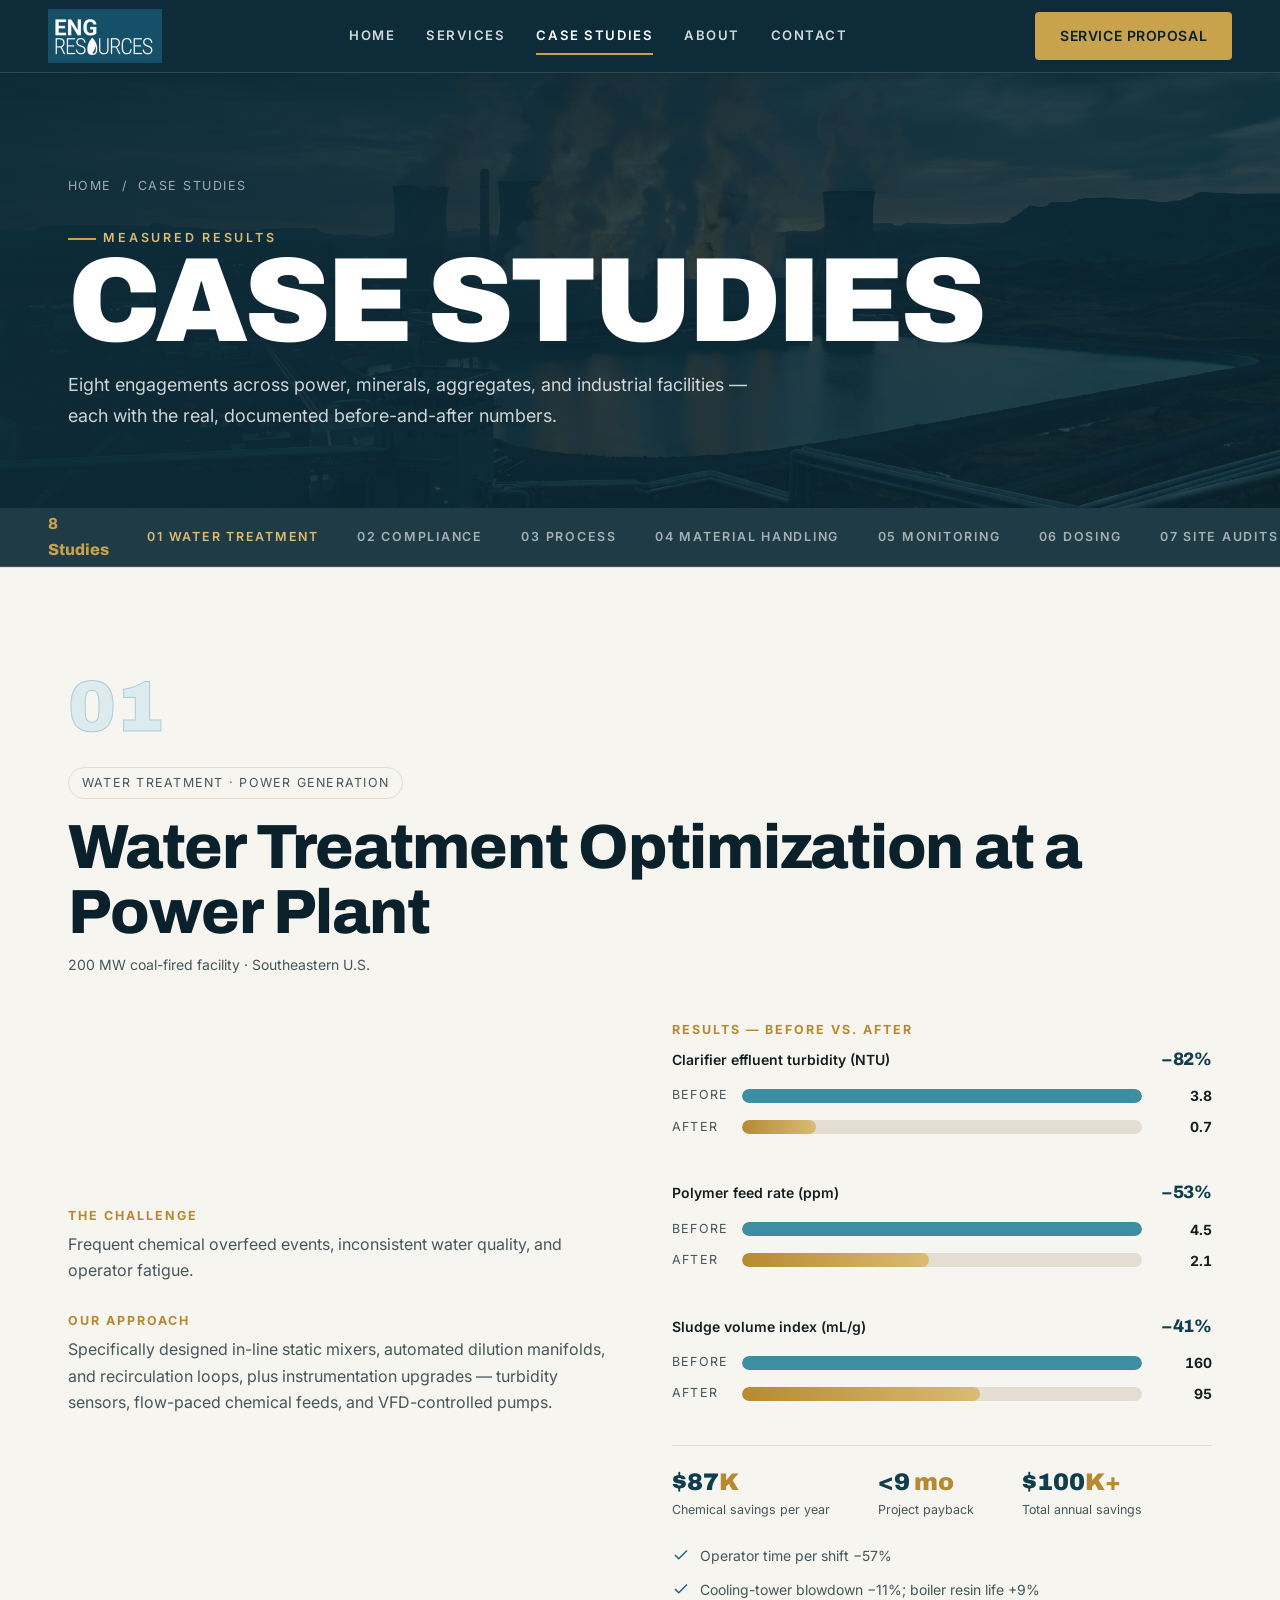
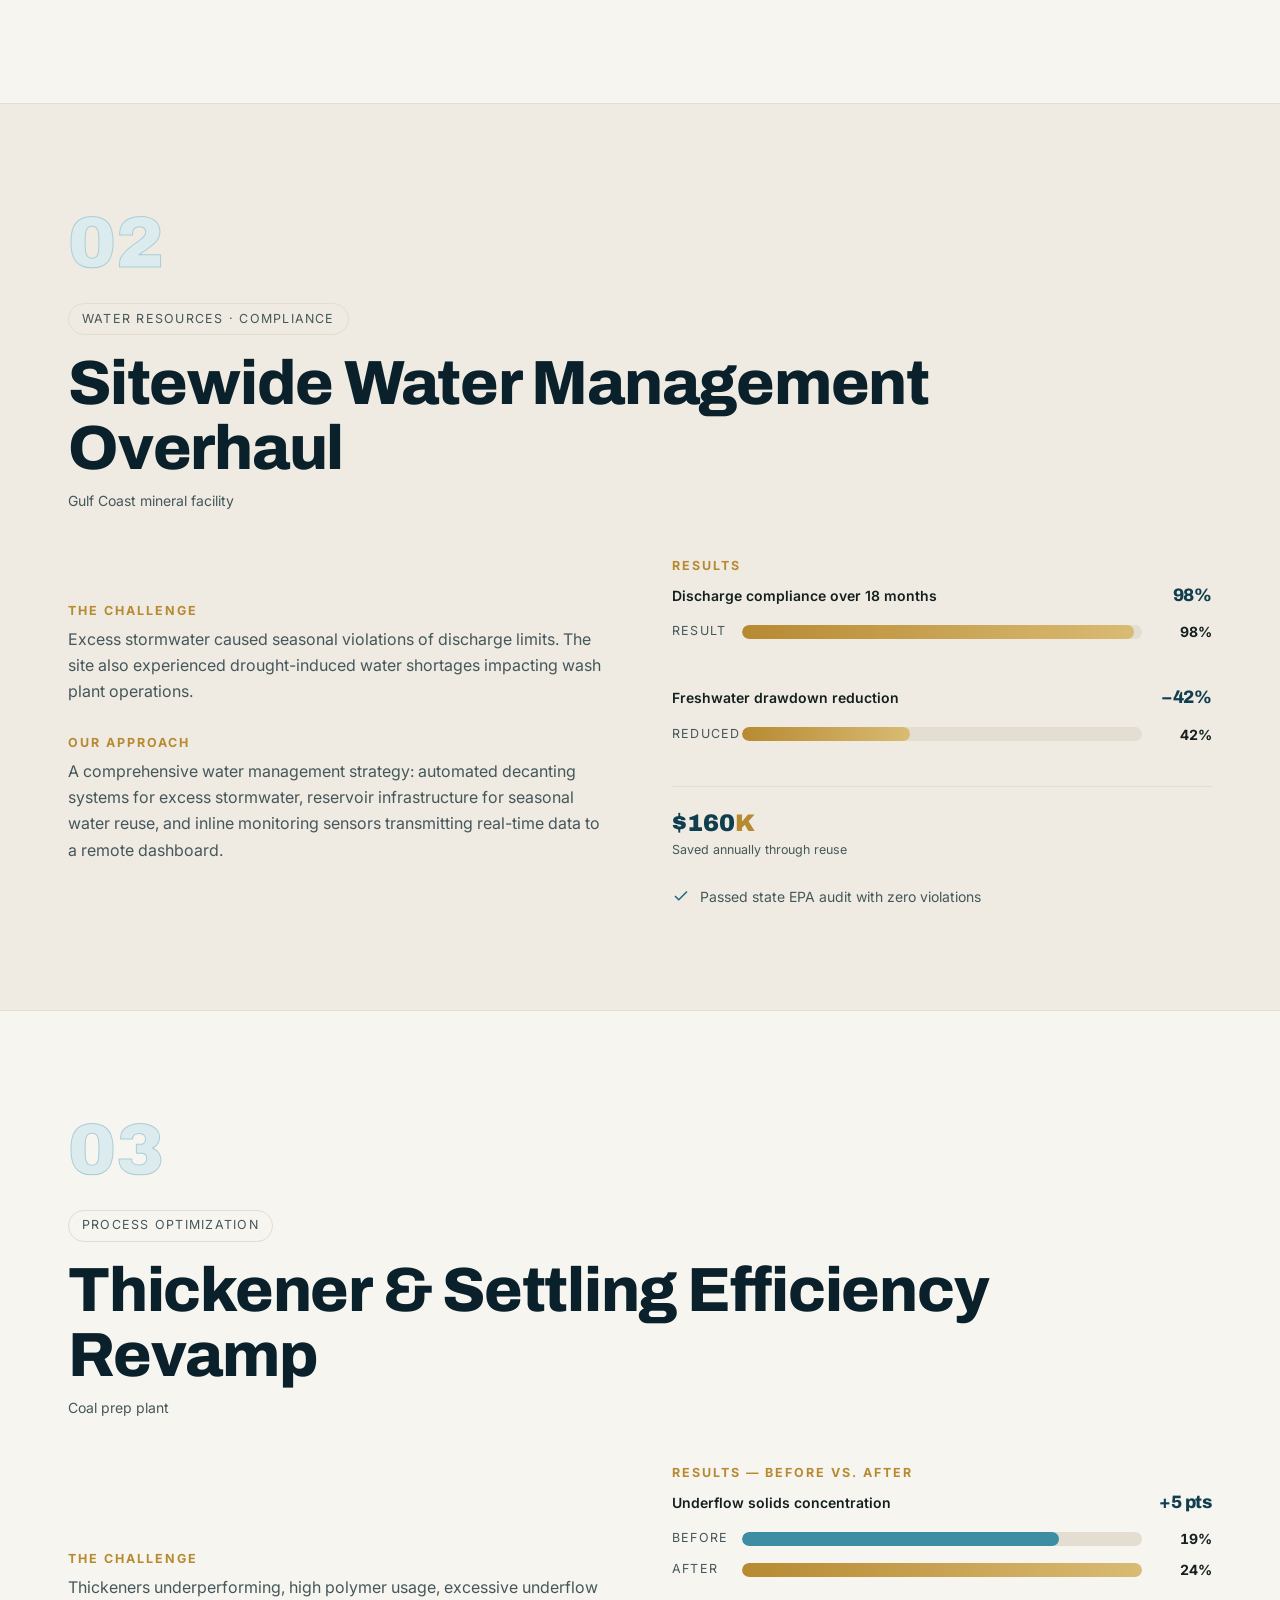
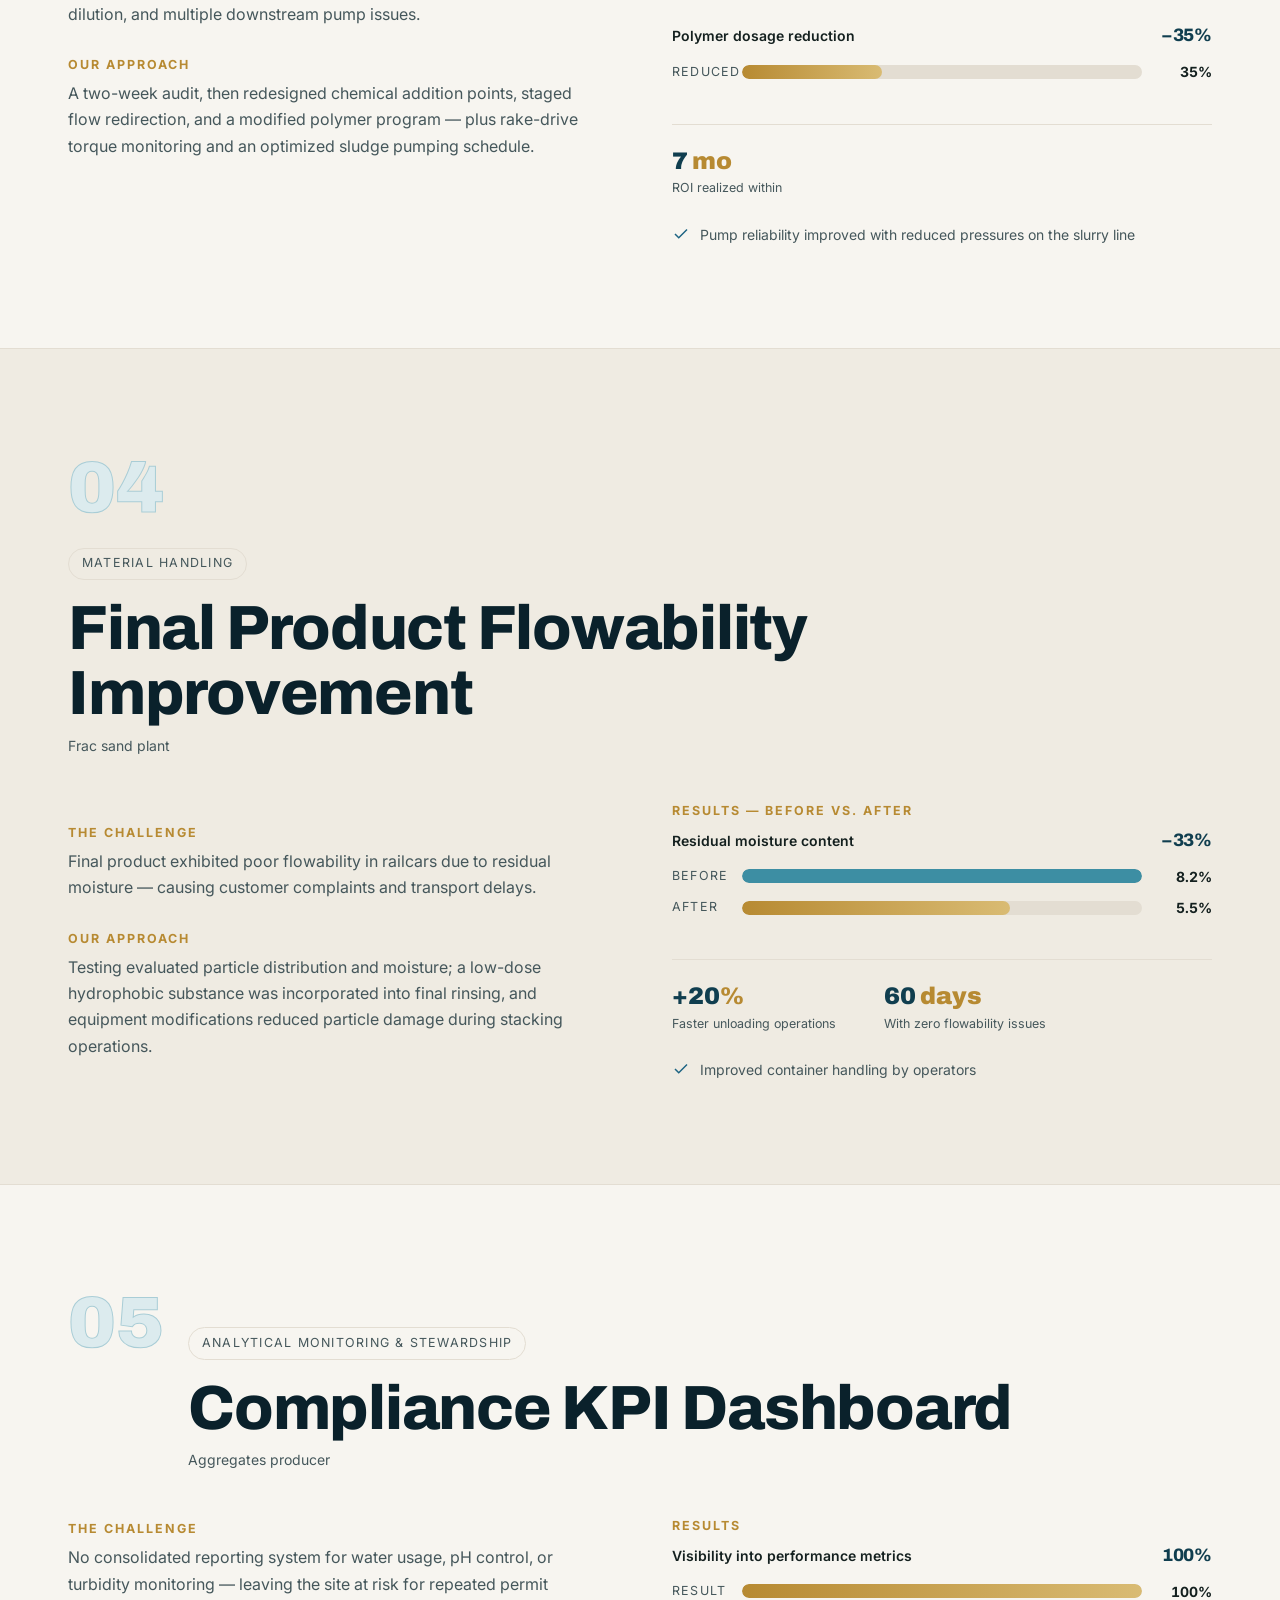
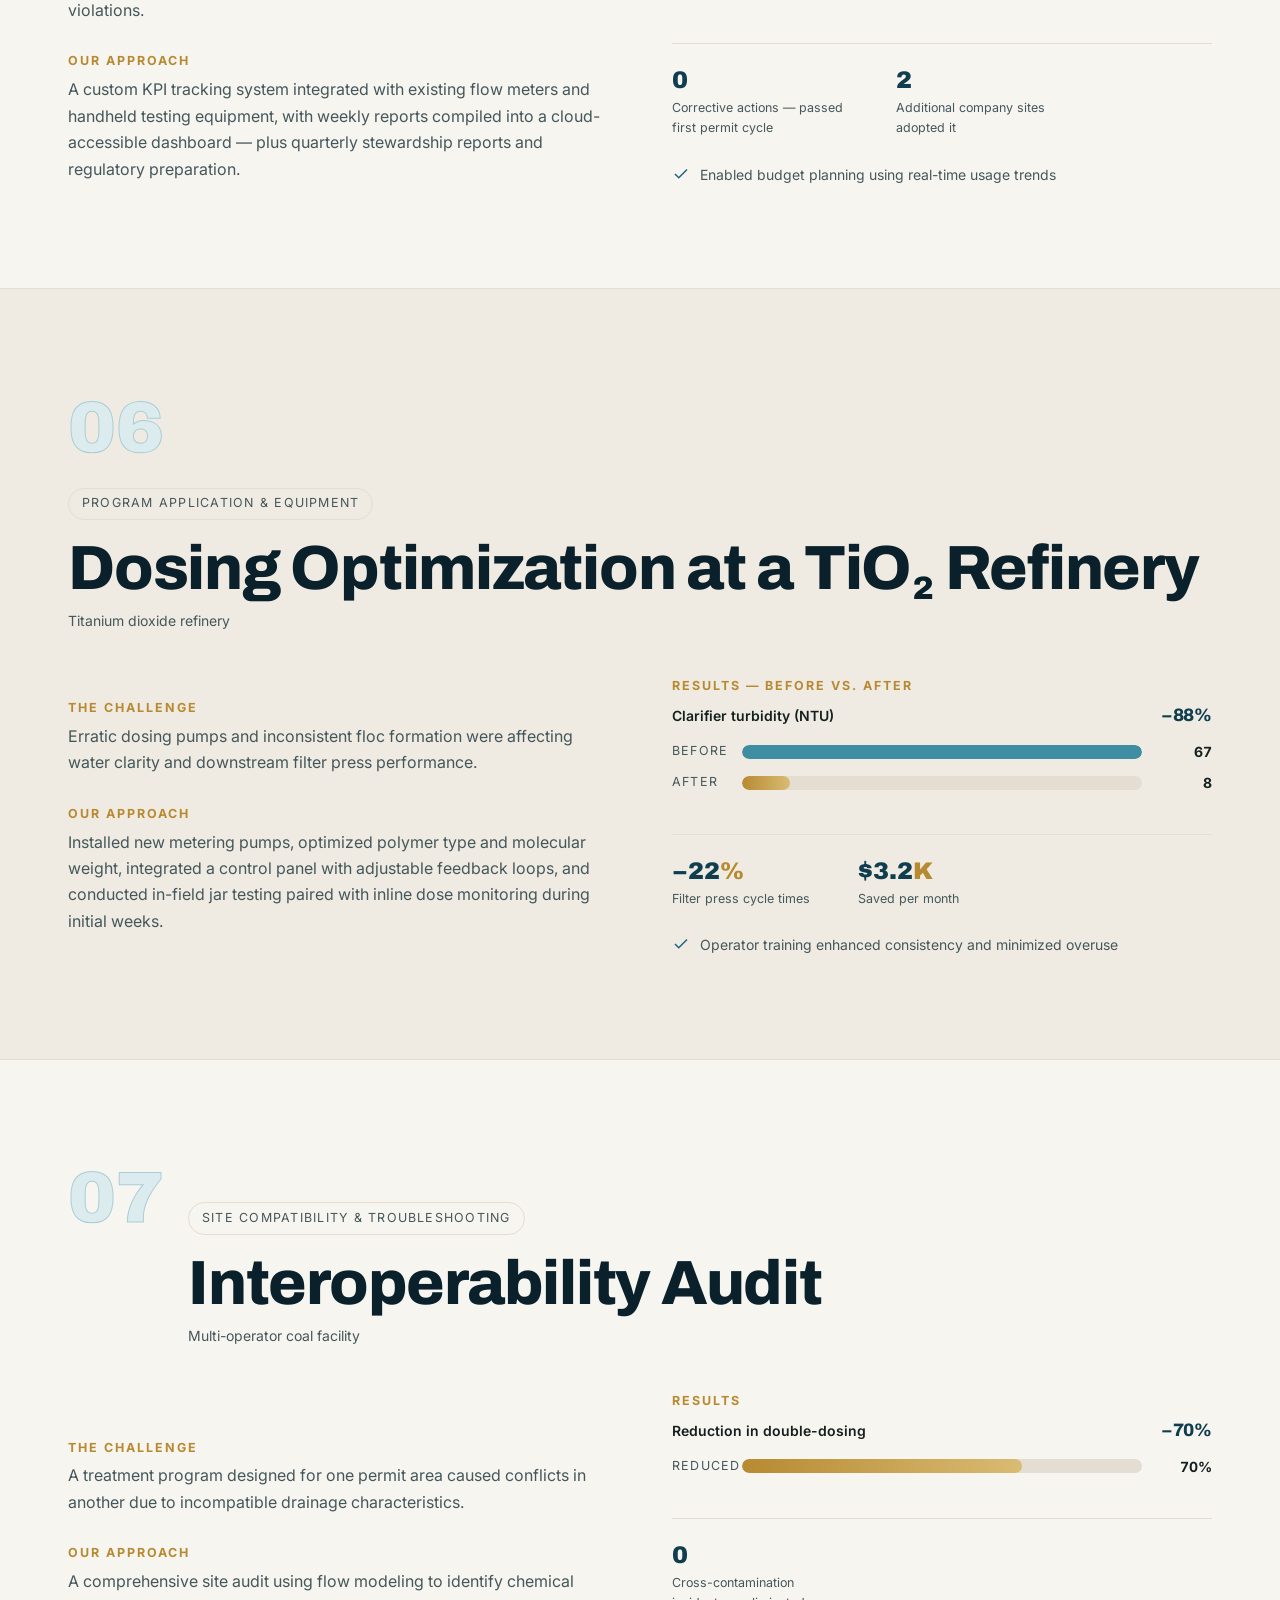
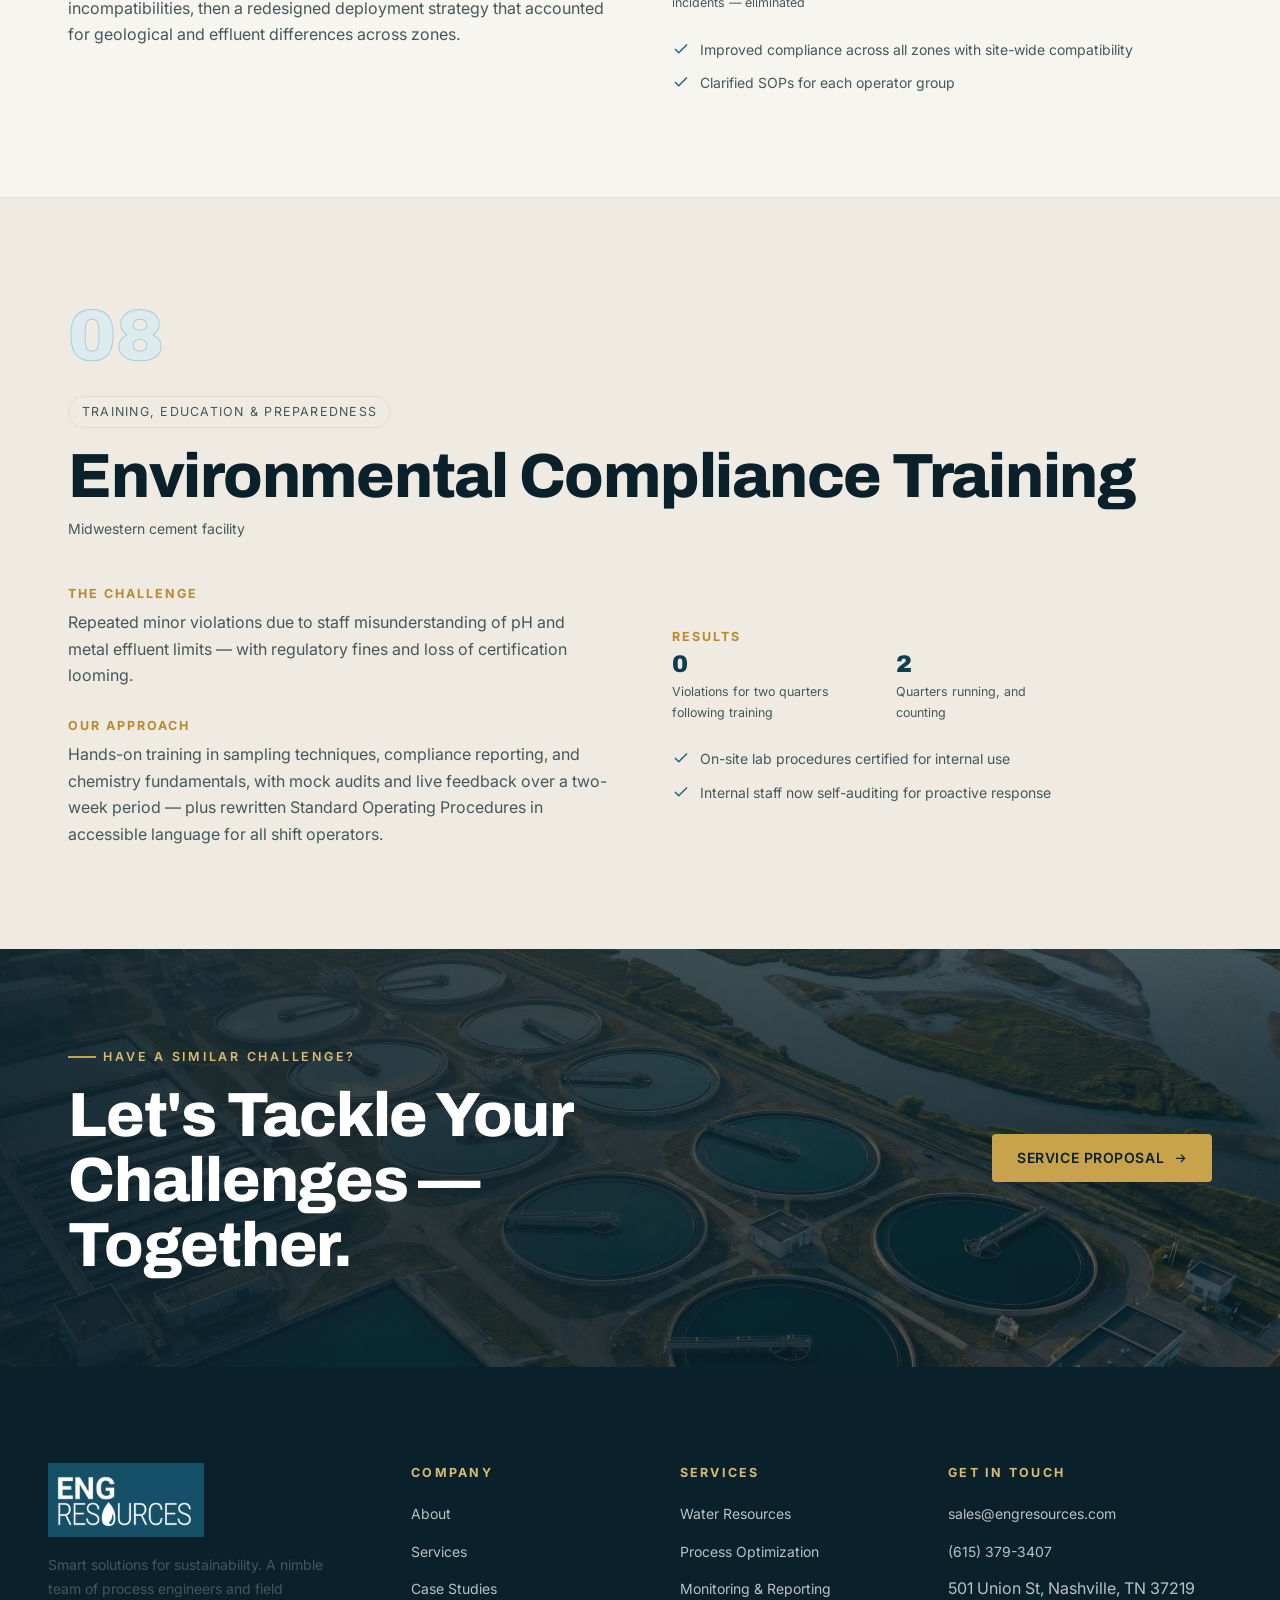
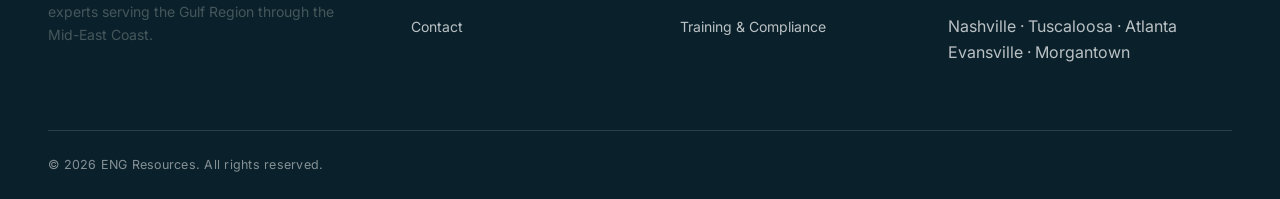
<file: case-studies.html>
<!DOCTYPE html>
<html lang="en">
<head>
  <meta charset="UTF-8" />
  <meta name="viewport" content="width=device-width, initial-scale=1" />
  <title>Case Studies — ENG Resources</title>
  <meta name="description" content="Eight ENG Resources case studies with measured before-and-after results — water treatment, water management, process optimization, material handling, analytical monitoring, dosing, site compatibility, and training." />
  <link rel="canonical" href="https://engresources.com/case-studies.html" />
  <meta property="og:type" content="website" />
  <meta property="og:site_name" content="ENG Resources" />
  <meta property="og:title" content="Case Studies — ENG Resources" />
  <meta property="og:description" content="Eight engagements across power, minerals, aggregates, and industrial facilities — each with real, documented before-and-after numbers." />
  <meta property="og:url" content="https://engresources.com/case-studies.html" />
  <meta property="og:image" content="https://engresources.com/assets/img/power-plant.jpg" />
  <meta name="twitter:card" content="summary_large_image" />
  <link rel="icon" href="assets/img/eng-logo.png" />
  <link rel="preconnect" href="https://fonts.googleapis.com" />
  <link rel="preconnect" href="https://fonts.gstatic.com" crossorigin />
  <link href="https://fonts.googleapis.com/css2?family=Archivo:wght@500;600;700;800;900&family=Inter:wght@400;500;600&display=swap" rel="stylesheet" />
  <link rel="stylesheet" href="assets/css/styles.css?v=6" />
</head>
<body>
  <a class="skip-link" href="#main">Skip to content</a>
  <div class="cs-progress" aria-hidden="true"></div>

  <header class="site-header" data-solid="true">
    <div class="container container-wide bar">
      <a class="brand" href="index.html" aria-label="ENG Resources home"><img src="assets/img/eng-logo.png" alt="" /></a>
      <nav class="nav" aria-label="Primary">
        <a href="index.html">Home</a>
        <a href="services.html">Services</a>
        <a href="case-studies.html" aria-current="page">Case Studies</a>
        <a href="about.html">About</a>
        <a href="contact.html">Contact</a>
        <a class="btn btn-gold" href="contact.html">Service Proposal</a>
      </nav>
      <a class="btn btn-gold header-cta" href="contact.html">Service Proposal</a>
      <button class="nav-toggle" aria-label="Toggle menu" aria-expanded="false"><span></span></button>
    </div>
  </header>

  <main id="main">
    <!-- PAGE HERO -->
    <section class="page-hero">
      <div class="hero-media"><img src="assets/img/power-plant.jpg" alt="" aria-hidden="true" fetchpriority="high" /></div>
      <div class="container page-hero-inner">
        <nav class="breadcrumb" aria-label="Breadcrumb"><a href="index.html">Home</a><span>/</span><span>Case Studies</span></nav>
        <span class="eyebrow is-light">Measured Results</span>
        <h1 class="h-display">Case Studies</h1>
        <p class="lead">Eight engagements across power, minerals, aggregates, and industrial facilities — each with the real, documented before-and-after numbers.</p>
      </div>
    </section>

    <!-- STICKY JUMP / SCROLL-SPY -->
    <div class="cs-jump">
      <div class="container container-wide inner">
        <span class="cs-count">8 Studies</span>
        <a href="#cs-1">01 Water Treatment</a>
        <a href="#cs-2">02 Compliance</a>
        <a href="#cs-3">03 Process</a>
        <a href="#cs-4">04 Material Handling</a>
        <a href="#cs-5">05 Monitoring</a>
        <a href="#cs-6">06 Dosing</a>
        <a href="#cs-7">07 Site Audits</a>
        <a href="#cs-8">08 Training</a>
      </div>
    </div>

    <!-- 01 -->
    <section class="section cs" id="cs-1">
      <div class="container">
        <div class="cs-headrow reveal">
          <span class="cs-index">01</span>
          <div>
            <span class="cs-tag">Water Treatment · Power Generation</span>
            <h2 class="h2 mt-2">Water Treatment Optimization at a Power Plant</h2>
            <p class="cs-meta">200 MW coal-fired facility · Southeastern U.S.</p>
          </div>
        </div>
        <div class="split mt-5">
          <div class="cs-body reveal">
            <h3 class="cs-sub">The Challenge</h3>
            <p>Frequent chemical overfeed events, inconsistent water quality, and operator fatigue.</p>
            <h3 class="cs-sub">Our Approach</h3>
            <p>Specifically designed in-line static mixers, automated dilution manifolds, and recirculation loops, plus instrumentation upgrades — turbidity sensors, flow-paced chemical feeds, and VFD-controlled pumps.</p>
          </div>
          <div class="reveal" data-delay="1">
            <h3 class="cs-sub">Results — Before vs. After</h3>
            <div class="cs-chart">
              <div class="cm">
                <div class="cm-head"><span class="cm-title">Clarifier effluent turbidity (NTU)</span><span class="cm-delta">−82%</span></div>
                <div class="cm-line"><span class="cm-tag">Before</span><div class="cm-track"><i class="cm-fill" style="--w:100%"></i></div><b>3.8</b></div>
                <div class="cm-line"><span class="cm-tag">After</span><div class="cm-track"><i class="cm-fill is-after" style="--w:18.4%"></i></div><b>0.7</b></div>
              </div>
              <div class="cm">
                <div class="cm-head"><span class="cm-title">Polymer feed rate (ppm)</span><span class="cm-delta">−53%</span></div>
                <div class="cm-line"><span class="cm-tag">Before</span><div class="cm-track"><i class="cm-fill" style="--w:100%"></i></div><b>4.5</b></div>
                <div class="cm-line"><span class="cm-tag">After</span><div class="cm-track"><i class="cm-fill is-after" style="--w:46.7%"></i></div><b>2.1</b></div>
              </div>
              <div class="cm">
                <div class="cm-head"><span class="cm-title">Sludge volume index (mL/g)</span><span class="cm-delta">−41%</span></div>
                <div class="cm-line"><span class="cm-tag">Before</span><div class="cm-track"><i class="cm-fill" style="--w:100%"></i></div><b>160</b></div>
                <div class="cm-line"><span class="cm-tag">After</span><div class="cm-track"><i class="cm-fill is-after" style="--w:59.4%"></i></div><b>95</b></div>
              </div>
            </div>
            <div class="cs-figures">
              <div class="cs-figure"><b>$87<span class="u">K</span></b><span>Chemical savings per year</span></div>
              <div class="cs-figure"><b>&lt;9<span class="u"> mo</span></b><span>Project payback</span></div>
              <div class="cs-figure"><b>$100<span class="u">K+</span></b><span>Total annual savings</span></div>
            </div>
            <ul class="cs-checks">
              <li><svg viewBox="0 0 24 24" fill="none" stroke="currentColor" stroke-width="2"><path d="M20 6 9 17l-5-5"/></svg><span>Operator time per shift −57%</span></li>
              <li><svg viewBox="0 0 24 24" fill="none" stroke="currentColor" stroke-width="2"><path d="M20 6 9 17l-5-5"/></svg><span>Cooling-tower blowdown −11%; boiler resin life +9%</span></li>
            </ul>
          </div>
        </div>
      </div>
    </section>

    <!-- 02 -->
    <section class="section cs" id="cs-2" style="background:var(--sand-100)">
      <div class="container">
        <div class="cs-headrow reveal">
          <span class="cs-index">02</span>
          <div>
            <span class="cs-tag">Water Resources · Compliance</span>
            <h2 class="h2 mt-2">Sitewide Water Management Overhaul</h2>
            <p class="cs-meta">Gulf Coast mineral facility</p>
          </div>
        </div>
        <div class="split mt-5">
          <div class="cs-body reveal">
            <h3 class="cs-sub">The Challenge</h3>
            <p>Excess stormwater caused seasonal violations of discharge limits. The site also experienced drought-induced water shortages impacting wash plant operations.</p>
            <h3 class="cs-sub">Our Approach</h3>
            <p>A comprehensive water management strategy: automated decanting systems for excess stormwater, reservoir infrastructure for seasonal water reuse, and inline monitoring sensors transmitting real-time data to a remote dashboard.</p>
          </div>
          <div class="reveal" data-delay="1">
            <h3 class="cs-sub">Results</h3>
            <div class="cs-chart">
              <div class="cm">
                <div class="cm-head"><span class="cm-title">Discharge compliance over 18 months</span><span class="cm-delta">98%</span></div>
                <div class="cm-line"><span class="cm-tag">Result</span><div class="cm-track"><i class="cm-fill is-after" style="--w:98%"></i></div><b>98%</b></div>
              </div>
              <div class="cm">
                <div class="cm-head"><span class="cm-title">Freshwater drawdown reduction</span><span class="cm-delta">−42%</span></div>
                <div class="cm-line"><span class="cm-tag">Reduced</span><div class="cm-track"><i class="cm-fill is-after" style="--w:42%"></i></div><b>42%</b></div>
              </div>
            </div>
            <div class="cs-figures">
              <div class="cs-figure"><b>$160<span class="u">K</span></b><span>Saved annually through reuse</span></div>
            </div>
            <ul class="cs-checks">
              <li><svg viewBox="0 0 24 24" fill="none" stroke="currentColor" stroke-width="2"><path d="M20 6 9 17l-5-5"/></svg><span>Passed state EPA audit with zero violations</span></li>
            </ul>
          </div>
        </div>
      </div>
    </section>

    <!-- 03 -->
    <section class="section cs" id="cs-3">
      <div class="container">
        <div class="cs-headrow reveal">
          <span class="cs-index">03</span>
          <div>
            <span class="cs-tag">Process Optimization</span>
            <h2 class="h2 mt-2">Thickener &amp; Settling Efficiency Revamp</h2>
            <p class="cs-meta">Coal prep plant</p>
          </div>
        </div>
        <div class="split mt-5">
          <div class="cs-body reveal">
            <h3 class="cs-sub">The Challenge</h3>
            <p>Thickeners underperforming, high polymer usage, excessive underflow dilution, and multiple downstream pump issues.</p>
            <h3 class="cs-sub">Our Approach</h3>
            <p>A two-week audit, then redesigned chemical addition points, staged flow redirection, and a modified polymer program — plus rake-drive torque monitoring and an optimized sludge pumping schedule.</p>
          </div>
          <div class="reveal" data-delay="1">
            <h3 class="cs-sub">Results — Before vs. After</h3>
            <div class="cs-chart">
              <div class="cm">
                <div class="cm-head"><span class="cm-title">Underflow solids concentration</span><span class="cm-delta">+5 pts</span></div>
                <div class="cm-line"><span class="cm-tag">Before</span><div class="cm-track"><i class="cm-fill" style="--w:79.2%"></i></div><b>19%</b></div>
                <div class="cm-line"><span class="cm-tag">After</span><div class="cm-track"><i class="cm-fill is-after" style="--w:100%"></i></div><b>24%</b></div>
              </div>
              <div class="cm">
                <div class="cm-head"><span class="cm-title">Polymer dosage reduction</span><span class="cm-delta">−35%</span></div>
                <div class="cm-line"><span class="cm-tag">Reduced</span><div class="cm-track"><i class="cm-fill is-after" style="--w:35%"></i></div><b>35%</b></div>
              </div>
            </div>
            <div class="cs-figures">
              <div class="cs-figure"><b>7<span class="u"> mo</span></b><span>ROI realized within</span></div>
            </div>
            <ul class="cs-checks">
              <li><svg viewBox="0 0 24 24" fill="none" stroke="currentColor" stroke-width="2"><path d="M20 6 9 17l-5-5"/></svg><span>Pump reliability improved with reduced pressures on the slurry line</span></li>
            </ul>
          </div>
        </div>
      </div>
    </section>

    <!-- 04 -->
    <section class="section cs" id="cs-4" style="background:var(--sand-100)">
      <div class="container">
        <div class="cs-headrow reveal">
          <span class="cs-index">04</span>
          <div>
            <span class="cs-tag">Material Handling</span>
            <h2 class="h2 mt-2">Final Product Flowability Improvement</h2>
            <p class="cs-meta">Frac sand plant</p>
          </div>
        </div>
        <div class="split mt-5">
          <div class="cs-body reveal">
            <h3 class="cs-sub">The Challenge</h3>
            <p>Final product exhibited poor flowability in railcars due to residual moisture — causing customer complaints and transport delays.</p>
            <h3 class="cs-sub">Our Approach</h3>
            <p>Testing evaluated particle distribution and moisture; a low-dose hydrophobic substance was incorporated into final rinsing, and equipment modifications reduced particle damage during stacking operations.</p>
          </div>
          <div class="reveal" data-delay="1">
            <h3 class="cs-sub">Results — Before vs. After</h3>
            <div class="cs-chart">
              <div class="cm">
                <div class="cm-head"><span class="cm-title">Residual moisture content</span><span class="cm-delta">−33%</span></div>
                <div class="cm-line"><span class="cm-tag">Before</span><div class="cm-track"><i class="cm-fill" style="--w:100%"></i></div><b>8.2%</b></div>
                <div class="cm-line"><span class="cm-tag">After</span><div class="cm-track"><i class="cm-fill is-after" style="--w:67.1%"></i></div><b>5.5%</b></div>
              </div>
            </div>
            <div class="cs-figures">
              <div class="cs-figure"><b>+20<span class="u">%</span></b><span>Faster unloading operations</span></div>
              <div class="cs-figure"><b>60<span class="u"> days</span></b><span>With zero flowability issues</span></div>
            </div>
            <ul class="cs-checks">
              <li><svg viewBox="0 0 24 24" fill="none" stroke="currentColor" stroke-width="2"><path d="M20 6 9 17l-5-5"/></svg><span>Improved container handling by operators</span></li>
            </ul>
          </div>
        </div>
      </div>
    </section>

    <!-- 05 -->
    <section class="section cs" id="cs-5">
      <div class="container">
        <div class="cs-headrow reveal">
          <span class="cs-index">05</span>
          <div>
            <span class="cs-tag">Analytical Monitoring &amp; Stewardship</span>
            <h2 class="h2 mt-2">Compliance KPI Dashboard</h2>
            <p class="cs-meta">Aggregates producer</p>
          </div>
        </div>
        <div class="split mt-5">
          <div class="cs-body reveal">
            <h3 class="cs-sub">The Challenge</h3>
            <p>No consolidated reporting system for water usage, pH control, or turbidity monitoring — leaving the site at risk for repeated permit violations.</p>
            <h3 class="cs-sub">Our Approach</h3>
            <p>A custom KPI tracking system integrated with existing flow meters and handheld testing equipment, with weekly reports compiled into a cloud-accessible dashboard — plus quarterly stewardship reports and regulatory preparation.</p>
          </div>
          <div class="reveal" data-delay="1">
            <h3 class="cs-sub">Results</h3>
            <div class="cs-chart">
              <div class="cm">
                <div class="cm-head"><span class="cm-title">Visibility into performance metrics</span><span class="cm-delta">100%</span></div>
                <div class="cm-line"><span class="cm-tag">Result</span><div class="cm-track"><i class="cm-fill is-after" style="--w:100%"></i></div><b>100%</b></div>
              </div>
            </div>
            <div class="cs-figures">
              <div class="cs-figure"><b>0</b><span>Corrective actions — passed first permit cycle</span></div>
              <div class="cs-figure"><b>2</b><span>Additional company sites adopted it</span></div>
            </div>
            <ul class="cs-checks">
              <li><svg viewBox="0 0 24 24" fill="none" stroke="currentColor" stroke-width="2"><path d="M20 6 9 17l-5-5"/></svg><span>Enabled budget planning using real-time usage trends</span></li>
            </ul>
          </div>
        </div>
      </div>
    </section>

    <!-- 06 -->
    <section class="section cs" id="cs-6" style="background:var(--sand-100)">
      <div class="container">
        <div class="cs-headrow reveal">
          <span class="cs-index">06</span>
          <div>
            <span class="cs-tag">Program Application &amp; Equipment</span>
            <h2 class="h2 mt-2">Dosing Optimization at a TiO₂ Refinery</h2>
            <p class="cs-meta">Titanium dioxide refinery</p>
          </div>
        </div>
        <div class="split mt-5">
          <div class="cs-body reveal">
            <h3 class="cs-sub">The Challenge</h3>
            <p>Erratic dosing pumps and inconsistent floc formation were affecting water clarity and downstream filter press performance.</p>
            <h3 class="cs-sub">Our Approach</h3>
            <p>Installed new metering pumps, optimized polymer type and molecular weight, integrated a control panel with adjustable feedback loops, and conducted in-field jar testing paired with inline dose monitoring during initial weeks.</p>
          </div>
          <div class="reveal" data-delay="1">
            <h3 class="cs-sub">Results — Before vs. After</h3>
            <div class="cs-chart">
              <div class="cm">
                <div class="cm-head"><span class="cm-title">Clarifier turbidity (NTU)</span><span class="cm-delta">−88%</span></div>
                <div class="cm-line"><span class="cm-tag">Before</span><div class="cm-track"><i class="cm-fill" style="--w:100%"></i></div><b>67</b></div>
                <div class="cm-line"><span class="cm-tag">After</span><div class="cm-track"><i class="cm-fill is-after" style="--w:11.9%"></i></div><b>8</b></div>
              </div>
            </div>
            <div class="cs-figures">
              <div class="cs-figure"><b>−22<span class="u">%</span></b><span>Filter press cycle times</span></div>
              <div class="cs-figure"><b>$3.2<span class="u">K</span></b><span>Saved per month</span></div>
            </div>
            <ul class="cs-checks">
              <li><svg viewBox="0 0 24 24" fill="none" stroke="currentColor" stroke-width="2"><path d="M20 6 9 17l-5-5"/></svg><span>Operator training enhanced consistency and minimized overuse</span></li>
            </ul>
          </div>
        </div>
      </div>
    </section>

    <!-- 07 -->
    <section class="section cs" id="cs-7">
      <div class="container">
        <div class="cs-headrow reveal">
          <span class="cs-index">07</span>
          <div>
            <span class="cs-tag">Site Compatibility &amp; Troubleshooting</span>
            <h2 class="h2 mt-2">Interoperability Audit</h2>
            <p class="cs-meta">Multi-operator coal facility</p>
          </div>
        </div>
        <div class="split mt-5">
          <div class="cs-body reveal">
            <h3 class="cs-sub">The Challenge</h3>
            <p>A treatment program designed for one permit area caused conflicts in another due to incompatible drainage characteristics.</p>
            <h3 class="cs-sub">Our Approach</h3>
            <p>A comprehensive site audit using flow modeling to identify chemical incompatibilities, then a redesigned deployment strategy that accounted for geological and effluent differences across zones.</p>
          </div>
          <div class="reveal" data-delay="1">
            <h3 class="cs-sub">Results</h3>
            <div class="cs-chart">
              <div class="cm">
                <div class="cm-head"><span class="cm-title">Reduction in double-dosing</span><span class="cm-delta">−70%</span></div>
                <div class="cm-line"><span class="cm-tag">Reduced</span><div class="cm-track"><i class="cm-fill is-after" style="--w:70%"></i></div><b>70%</b></div>
              </div>
            </div>
            <div class="cs-figures">
              <div class="cs-figure"><b>0</b><span>Cross-contamination incidents — eliminated</span></div>
            </div>
            <ul class="cs-checks">
              <li><svg viewBox="0 0 24 24" fill="none" stroke="currentColor" stroke-width="2"><path d="M20 6 9 17l-5-5"/></svg><span>Improved compliance across all zones with site-wide compatibility</span></li>
              <li><svg viewBox="0 0 24 24" fill="none" stroke="currentColor" stroke-width="2"><path d="M20 6 9 17l-5-5"/></svg><span>Clarified SOPs for each operator group</span></li>
            </ul>
          </div>
        </div>
      </div>
    </section>

    <!-- 08 -->
    <section class="section cs" id="cs-8" style="background:var(--sand-100)">
      <div class="container">
        <div class="cs-headrow reveal">
          <span class="cs-index">08</span>
          <div>
            <span class="cs-tag">Training, Education &amp; Preparedness</span>
            <h2 class="h2 mt-2">Environmental Compliance Training</h2>
            <p class="cs-meta">Midwestern cement facility</p>
          </div>
        </div>
        <div class="split mt-5">
          <div class="cs-body reveal">
            <h3 class="cs-sub">The Challenge</h3>
            <p>Repeated minor violations due to staff misunderstanding of pH and metal effluent limits — with regulatory fines and loss of certification looming.</p>
            <h3 class="cs-sub">Our Approach</h3>
            <p>Hands-on training in sampling techniques, compliance reporting, and chemistry fundamentals, with mock audits and live feedback over a two-week period — plus rewritten Standard Operating Procedures in accessible language for all shift operators.</p>
          </div>
          <div class="reveal" data-delay="1">
            <h3 class="cs-sub">Results</h3>
            <div class="cs-figures" style="border-top:none;padding-top:0;margin-top:0">
              <div class="cs-figure"><b>0</b><span>Violations for two quarters following training</span></div>
              <div class="cs-figure"><b>2</b><span>Quarters running, and counting</span></div>
            </div>
            <ul class="cs-checks">
              <li><svg viewBox="0 0 24 24" fill="none" stroke="currentColor" stroke-width="2"><path d="M20 6 9 17l-5-5"/></svg><span>On-site lab procedures certified for internal use</span></li>
              <li><svg viewBox="0 0 24 24" fill="none" stroke="currentColor" stroke-width="2"><path d="M20 6 9 17l-5-5"/></svg><span>Internal staff now self-auditing for proactive response</span></li>
            </ul>
          </div>
        </div>
      </div>
    </section>

    <!-- CTA -->
    <section class="cta-band">
      <div class="hero-media"><img src="assets/img/hero.jpg" alt="" aria-hidden="true" loading="lazy" decoding="async" /></div>
      <div class="container cta-inner">
        <div><span class="eyebrow is-light">Have a similar challenge?</span><h2 class="h2 mt-2">Let's Tackle Your Challenges — Together.</h2></div>
        <a class="btn btn-gold" href="contact.html">Service Proposal <svg viewBox="0 0 24 24" fill="none" stroke="currentColor" stroke-width="2"><path d="M5 12h14M13 6l6 6-6 6"/></svg></a>
      </div>
    </section>
  </main>

  <footer class="site-footer">
    <div class="container container-wide">
      <div class="footer-top">
        <div class="footer-brand"><img src="assets/img/eng-logo.png" alt="ENG Resources" /><p>Smart solutions for sustainability. A nimble team of process engineers and field experts serving the Gulf Region through the Mid-East Coast.</p></div>
        <div class="footer-col"><h5>Company</h5><ul><li><a href="about.html">About</a></li><li><a href="services.html">Services</a></li><li><a href="case-studies.html">Case Studies</a></li><li><a href="contact.html">Contact</a></li></ul></div>
        <div class="footer-col"><h5>Services</h5><ul><li><a href="services.html#water-resources">Water Resources</a></li><li><a href="services.html#process">Process Optimization</a></li><li><a href="services.html#monitoring">Monitoring &amp; Reporting</a></li><li><a href="services.html#training">Training &amp; Compliance</a></li></ul></div>
        <div class="footer-col"><h5>Get in touch</h5><ul><li><a href="mailto:sales@engresources.com">sales@engresources.com</a></li><li><a href="tel:+16153793407">(615) 379-3407</a></li><li>501 Union St, Nashville, TN 37219</li><li>Nashville · Tuscaloosa · Atlanta<br />Evansville · Morgantown</li></ul></div>
      </div>
      <div class="footer-bottom"><span>© <span id="year">2026</span> ENG Resources. All rights reserved.</span>
      </div>
    </div>
  </footer>

  <script src="assets/js/main.js?v=4"></script>
</body>
</html>
</file>
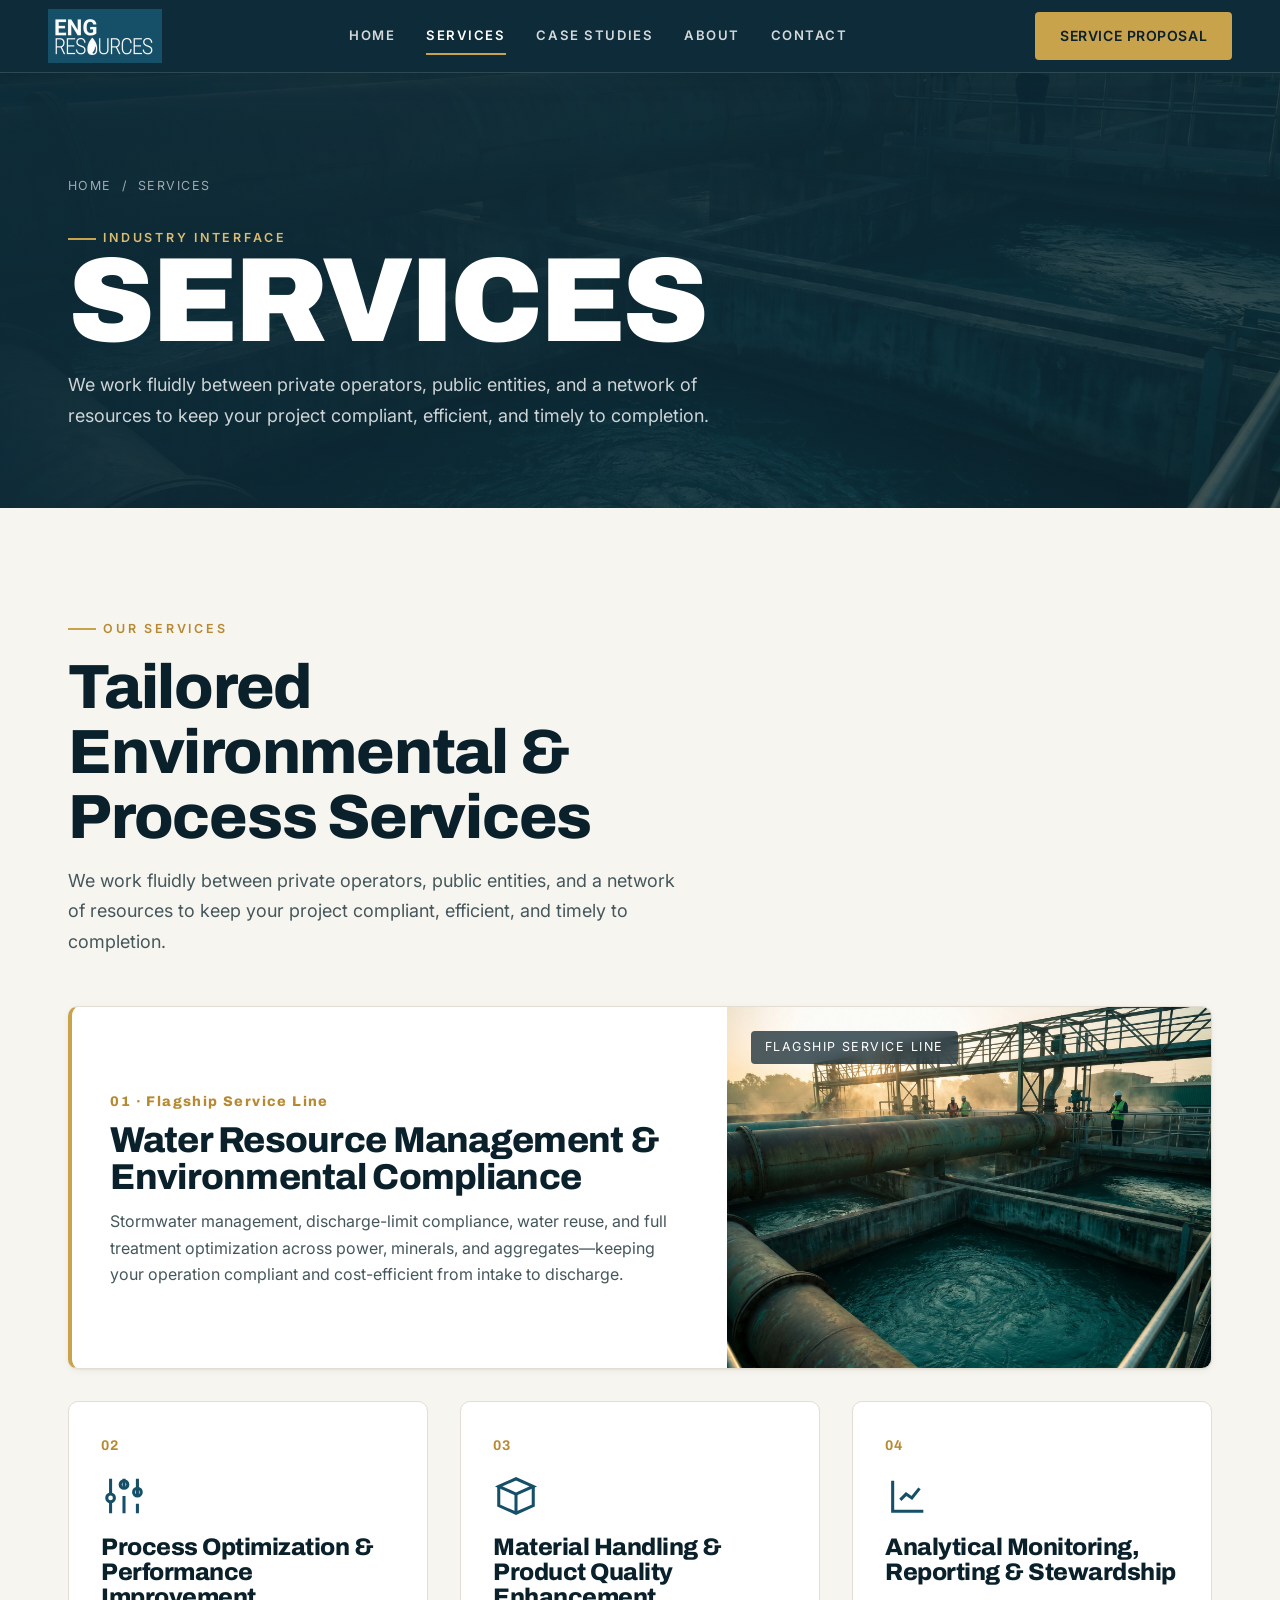
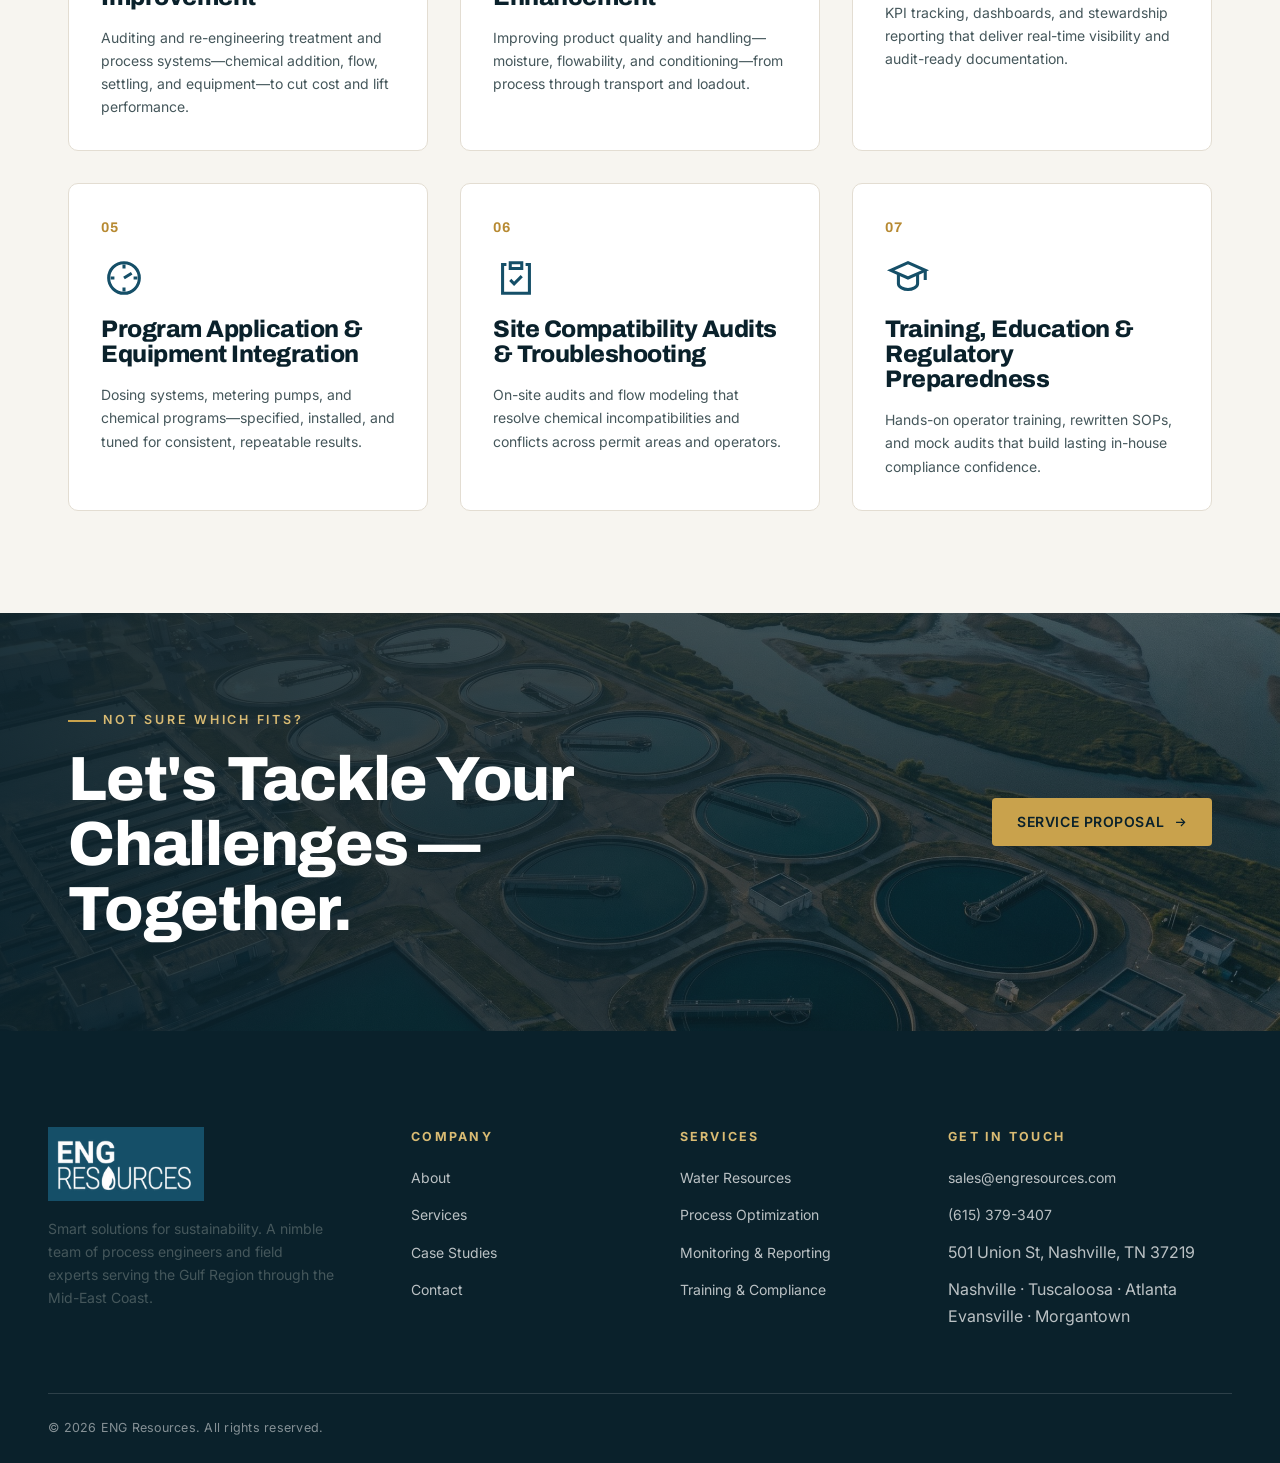
<file: services.html>
<!DOCTYPE html>
<html lang="en">
<head>
  <meta charset="UTF-8" />
  <meta name="viewport" content="width=device-width, initial-scale=1" />
  <title>Services — ENG Resources</title>
  <meta name="description" content="Tailored environmental and process services: power plant water treatment, runoff regulation, storm cleanup, dust control, air quality, agricultural growth support, and process operations." />
  <link rel="canonical" href="https://engresources.com/services.html" />
  <meta property="og:type" content="website" />
  <meta property="og:site_name" content="ENG Resources" />
  <meta property="og:title" content="Services — ENG Resources" />
  <meta property="og:description" content="Tailored environmental and process services: power plant water treatment, runoff regulation, storm cleanup, dust control, air quality, and process operations." />
  <meta property="og:url" content="https://engresources.com/services.html" />
  <meta property="og:image" content="https://engresources.com/assets/img/water-treatment.jpg" />
  <meta name="twitter:card" content="summary_large_image" />
  <link rel="icon" href="assets/img/eng-logo.png" />
  <link rel="preconnect" href="https://fonts.googleapis.com" />
  <link rel="preconnect" href="https://fonts.gstatic.com" crossorigin />
  <link href="https://fonts.googleapis.com/css2?family=Archivo:wght@500;600;700;800;900&family=Inter:wght@400;500;600&display=swap" rel="stylesheet" />
  <link rel="stylesheet" href="assets/css/styles.css?v=6" />
</head>
<body>
  <a class="skip-link" href="#main">Skip to content</a>

  <header class="site-header" data-solid="true">
    <div class="container container-wide bar">
      <a class="brand" href="index.html" aria-label="ENG Resources home"><img src="assets/img/eng-logo.png" alt="" /></a>
      <nav class="nav" aria-label="Primary">
        <a href="index.html">Home</a>
        <a href="services.html" aria-current="page">Services</a>
        <a href="case-studies.html">Case Studies</a>
        <a href="about.html">About</a>
        <a href="contact.html">Contact</a>
        <a class="btn btn-gold" href="contact.html">Service Proposal</a>
      </nav>
      <a class="btn btn-gold header-cta" href="contact.html">Service Proposal</a>
      <button class="nav-toggle" aria-label="Toggle menu" aria-expanded="false"><span></span></button>
    </div>
  </header>

  <main id="main">
    <section class="page-hero">
      <div class="hero-media"><img src="assets/img/water-treatment.jpg" alt="" aria-hidden="true" fetchpriority="high" /></div>
      <div class="container page-hero-inner">
        <nav class="breadcrumb" aria-label="Breadcrumb"><a href="index.html">Home</a><span>/</span><span>Services</span></nav>
        <span class="eyebrow is-light">Industry Interface</span>
        <h1 class="h-display">Services</h1>
        <p class="lead">We work fluidly between private operators, public entities, and a network of resources to keep your project compliant, efficient, and timely to completion.</p>
      </div>
    </section>

    <!-- ALL SERVICES (featured 01 + full grid) -->
    <section class="section" id="services">
      <div class="container">
        <div class="section-head reveal" style="max-width:62ch"><span class="eyebrow">Our Services</span><h2 class="h2">Tailored Environmental &amp; Process Services</h2><p class="lead">We work fluidly between private operators, public entities, and a network of resources to keep your project compliant, efficient, and timely to completion.</p></div>

        <!-- Featured 01 -->
        <article class="svc-featured reveal" id="water-resources">
          <div class="body">
            <span class="num">01 · Flagship Service Line</span>
            <h3>Water Resource Management &amp; Environmental Compliance</h3>
            <p>Stormwater management, discharge-limit compliance, water reuse, and full treatment optimization across power, minerals, and aggregates—keeping your operation compliant and cost-efficient from intake to discharge.</p>
          </div>
          <div class="media"><img src="assets/img/water-treatment.jpg" alt="Water treatment infrastructure with static mixers and basins" loading="lazy" decoding="async" /><span class="pill">Flagship Service Line</span></div>
        </article>

        <!-- 02–07 -->
        <div class="grid cols-3" style="margin-top:var(--sp-4)">
          <article class="service-card reveal" id="process">
            <span class="num">02</span>
            <svg class="icon" viewBox="0 0 24 24" fill="none" stroke="currentColor" stroke-width="1.6"><path d="M5 21v-6M5 11V3M12 21v-9M12 8V3M19 21v-5M19 12V3"/><circle cx="5" cy="13" r="2"/><circle cx="12" cy="6" r="2"/><circle cx="19" cy="10" r="2"/></svg>
            <h3>Process Optimization &amp; Performance Improvement</h3>
            <p>Auditing and re-engineering treatment and process systems—chemical addition, flow, settling, and equipment—to cut cost and lift performance.</p>
          </article>
          <article class="service-card reveal" data-delay="1" id="material">
            <span class="num">03</span>
            <svg class="icon" viewBox="0 0 24 24" fill="none" stroke="currentColor" stroke-width="1.6"><path d="M3 7l9-4 9 4-9 4-9-4Z"/><path d="M3 7v10l9 4 9-4V7"/><path d="M12 11v10"/></svg>
            <h3>Material Handling &amp; Product Quality Enhancement</h3>
            <p>Improving product quality and handling—moisture, flowability, and conditioning—from process through transport and loadout.</p>
          </article>
          <article class="service-card reveal" id="monitoring">
            <span class="num">04</span>
            <svg class="icon" viewBox="0 0 24 24" fill="none" stroke="currentColor" stroke-width="1.6"><path d="M4 4v16h16"/><path d="M8 14l3-3 3 2 4-5"/></svg>
            <h3>Analytical Monitoring, Reporting &amp; Stewardship</h3>
            <p>KPI tracking, dashboards, and stewardship reporting that deliver real-time visibility and audit-ready documentation.</p>
          </article>
          <article class="service-card reveal" data-delay="1" id="program">
            <span class="num">05</span>
            <svg class="icon" viewBox="0 0 24 24" fill="none" stroke="currentColor" stroke-width="1.6"><circle cx="12" cy="12" r="8"/><path d="M12 12l4-2.5M12 5v2M12 17v2M5 12h2M17 12h2"/></svg>
            <h3>Program Application &amp; Equipment Integration</h3>
            <p>Dosing systems, metering pumps, and chemical programs—specified, installed, and tuned for consistent, repeatable results.</p>
          </article>
          <article class="service-card reveal" id="site">
            <span class="num">06</span>
            <svg class="icon" viewBox="0 0 24 24" fill="none" stroke="currentColor" stroke-width="1.6"><path d="M9 4h6v3H9zM7 5H5v15h14V5h-2"/><path d="M9 13l2 2 4-4"/></svg>
            <h3>Site Compatibility Audits &amp; Troubleshooting</h3>
            <p>On-site audits and flow modeling that resolve chemical incompatibilities and conflicts across permit areas and operators.</p>
          </article>
          <article class="service-card reveal" data-delay="1" id="training">
            <span class="num">07</span>
            <svg class="icon" viewBox="0 0 24 24" fill="none" stroke="currentColor" stroke-width="1.6"><path d="M3 8l9-4 9 4-9 4-9-4Z"/><path d="M7 10v5c0 1.7 2.7 3 5 3s5-1.3 5-3v-5"/><path d="M21 8v5"/></svg>
            <h3>Training, Education &amp; Regulatory Preparedness</h3>
            <p>Hands-on operator training, rewritten SOPs, and mock audits that build lasting in-house compliance confidence.</p>
          </article>
        </div>
      </div>
    </section>

    <!-- CTA -->
    <section class="cta-band">
      <div class="hero-media"><img src="assets/img/hero.jpg" alt="" aria-hidden="true" loading="lazy" decoding="async" /></div>
      <div class="container cta-inner">
        <div><span class="eyebrow is-light">Not sure which fits?</span><h2 class="h2 mt-2">Let's Tackle Your Challenges — Together.</h2></div>
        <a class="btn btn-gold" href="contact.html">Service Proposal <svg viewBox="0 0 24 24" fill="none" stroke="currentColor" stroke-width="2"><path d="M5 12h14M13 6l6 6-6 6"/></svg></a>
      </div>
    </section>
  </main>

  <footer class="site-footer">
    <div class="container container-wide">
      <div class="footer-top">
        <div class="footer-brand"><img src="assets/img/eng-logo.png" alt="ENG Resources" /><p>Smart solutions for sustainability. A nimble team of process engineers and field experts serving the Gulf Region through the Mid-East Coast.</p></div>
        <div class="footer-col"><h5>Company</h5><ul><li><a href="about.html">About</a></li><li><a href="services.html">Services</a></li><li><a href="case-studies.html">Case Studies</a></li><li><a href="contact.html">Contact</a></li></ul></div>
        <div class="footer-col"><h5>Services</h5><ul><li><a href="services.html#water-resources">Water Resources</a></li><li><a href="services.html#process">Process Optimization</a></li><li><a href="services.html#monitoring">Monitoring &amp; Reporting</a></li><li><a href="services.html#training">Training &amp; Compliance</a></li></ul></div>
        <div class="footer-col"><h5>Get in touch</h5><ul><li><a href="mailto:sales@engresources.com">sales@engresources.com</a></li><li><a href="tel:+16153793407">(615) 379-3407</a></li><li>501 Union St, Nashville, TN 37219</li><li>Nashville · Tuscaloosa · Atlanta<br />Evansville · Morgantown</li></ul></div>
      </div>
      <div class="footer-bottom"><span>© <span id="year">2026</span> ENG Resources. All rights reserved.</span>
      </div>
    </div>
  </footer>

  <script src="assets/js/main.js?v=4"></script>
</body>
</html>
</file>
<file: assets/css/styles.css>
/* =====================================================================
   ENG RESOURCES — Design System
   Environmental & Industrial Engineering
   Static site · Archivo (display) + Inter (body)
   ===================================================================== */

/* ----------  1. DESIGN TOKENS  ---------- */
:root {
  /* Brand palette (primary sampled from logo: #154f68) */
  --teal-900: #0a212b;   /* near-black ink */
  --teal-800: #0d2b38;   /* dark sections */
  --teal-700: #103e4f;
  --teal-600: #154f68;   /* PRIMARY brand */
  --teal-500: #1d6483;
  --teal-400: #3d8ea3;   /* water accent */
  --teal-200: #a9cdd6;
  --teal-100: #dcebee;

  --gold-600: #b78a32;
  --gold-500: #c9a24c;   /* ACCENT */
  --gold-400: #d9bb73;
  --gold-100: #f3e9d3;

  --sand-50:  #f7f5f0;   /* warm off-white surface */
  --sand-100: #efebe2;
  --white:    #ffffff;

  --ink:      #14201f;   /* body text on light */
  --ink-soft: #45575b;   /* secondary text on light */
  --line:     #e3ddd2;   /* hairline on light */
  --line-dk:  rgba(255,255,255,.14); /* hairline on dark */

  /* Semantic */
  --bg:            var(--sand-50);
  --surface:       var(--white);
  --text:          var(--ink);
  --text-muted:    var(--ink-soft);
  --primary:       var(--teal-600);
  --accent:        var(--gold-500);

  /* Typography */
  --font-display: "Archivo", "Helvetica Neue", Arial, sans-serif;
  --font-body:    "Inter", "Helvetica Neue", Arial, sans-serif;

  /* Type scale (fluid) */
  --fs-xs:   0.78rem;
  --fs-sm:   0.875rem;
  --fs-base: 1rem;
  --fs-md:   1.125rem;
  --fs-lg:   clamp(1.25rem, 1.1rem + 0.7vw, 1.5rem);
  --fs-xl:   clamp(1.6rem, 1.3rem + 1.5vw, 2.25rem);
  --fs-2xl:  clamp(2.1rem, 1.5rem + 3vw, 4rem);
  --fs-3xl:  clamp(3rem, 1.9rem + 7vw, 9rem);

  /* Spacing scale (8pt rhythm) */
  --sp-1: 0.5rem;
  --sp-2: 1rem;
  --sp-3: 1.5rem;
  --sp-4: 2rem;
  --sp-5: 3rem;
  --sp-6: 4rem;
  --sp-7: 6rem;
  --sp-8: 8rem;

  /* Layout */
  --container: 1240px;
  --container-wide: 1440px;
  --gutter: clamp(1.25rem, 4vw, 3rem);
  --radius: 4px;
  --radius-lg: 10px;

  /* Effects */
  --shadow-sm: 0 1px 2px rgba(10,33,43,.06), 0 2px 8px rgba(10,33,43,.05);
  --shadow-md: 0 8px 24px rgba(10,33,43,.10), 0 2px 6px rgba(10,33,43,.06);
  --shadow-lg: 0 24px 60px rgba(10,33,43,.18);

  /* Motion */
  --ease: cubic-bezier(0.22, 1, 0.36, 1);
  --dur: 320ms;

  /* z-index scale */
  --z-nav: 1000;
  --z-overlay: 1200;
}

/* ----------  2. RESET / BASE  ---------- */
*, *::before, *::after { box-sizing: border-box; }
* { margin: 0; }
html { -webkit-text-size-adjust: 100%; scroll-behavior: smooth; }
@media (prefers-reduced-motion: reduce) { html { scroll-behavior: auto; } }

body {
  font-family: var(--font-body);
  font-size: var(--fs-base);
  line-height: 1.65;
  color: var(--text);
  background: var(--bg);
  -webkit-font-smoothing: antialiased;
  text-rendering: optimizeLegibility;
  overflow-x: hidden;
}

img, picture, svg, video { display: block; max-width: 100%; }
img { height: auto; }
a { color: inherit; text-decoration: none; }
button { font: inherit; color: inherit; cursor: pointer; background: none; border: none; }
ul { list-style: none; padding: 0; }

::selection { background: var(--gold-500); color: var(--teal-900); }

:focus-visible {
  outline: 3px solid var(--gold-500);
  outline-offset: 3px;
  border-radius: 2px;
}

/* ----------  3. TYPOGRAPHY  ---------- */
h1, h2, h3, h4 {
  font-family: var(--font-display);
  font-weight: 800;
  line-height: 1.04;
  letter-spacing: -0.02em;
  color: var(--teal-900);
}
.h-display {
  font-size: var(--fs-3xl);
  font-weight: 900;
  text-transform: uppercase;
  letter-spacing: -0.035em;
  line-height: 0.88;
}
h2, .h2 { font-size: var(--fs-2xl); }
h3, .h3 { font-size: var(--fs-xl); }
h4, .h4 { font-size: var(--fs-lg); font-weight: 700; letter-spacing: -0.01em; }

p { color: var(--text-muted); max-width: 65ch; }
.lead { font-size: var(--fs-md); line-height: 1.7; color: var(--ink-soft); }

.eyebrow {
  display: inline-flex;
  align-items: center;
  gap: 0.6em;
  font-family: var(--font-body);
  font-size: var(--fs-xs);
  font-weight: 600;
  letter-spacing: 0.22em;
  text-transform: uppercase;
  color: var(--gold-600);
}
.eyebrow::before {
  content: "";
  width: 1.75rem;
  height: 2px;
  background: var(--gold-500);
}
.eyebrow.is-light { color: var(--gold-400); }

/* ----------  4. LAYOUT  ---------- */
.container {
  width: 100%;
  max-width: var(--container);
  margin-inline: auto;
  padding-inline: var(--gutter);
}
.container-wide { max-width: var(--container-wide); }

.section { padding-block: clamp(4rem, 8vw, 8rem); }
.section-sm { padding-block: clamp(3rem, 5vw, 5rem); }

.section-head { max-width: 56ch; margin-bottom: var(--sp-5); }
.section-head.is-center { margin-inline: auto; text-align: center; }
.section-head .eyebrow { margin-bottom: var(--sp-2); }
.section-head p { margin-top: var(--sp-2); }

/* Dark theme section */
.theme-dark {
  background: var(--teal-800);
  color: var(--sand-100);
}
.theme-dark h1, .theme-dark h2, .theme-dark h3, .theme-dark h4 { color: var(--white); }
.theme-dark p { color: rgba(255,255,255,.72); }

.theme-deep { background: var(--teal-900); color: var(--sand-100); }
.theme-deep h2, .theme-deep h3 { color: var(--white); }
.theme-deep p { color: rgba(255,255,255,.7); }

.grid { display: grid; gap: var(--sp-4); }
.cols-2 { grid-template-columns: repeat(2, 1fr); }
.cols-3 { grid-template-columns: repeat(3, 1fr); }
.cols-4 { grid-template-columns: repeat(4, 1fr); }

/* ----------  5. BUTTONS  ---------- */
.btn {
  display: inline-flex;
  align-items: center;
  justify-content: center;
  gap: 0.6em;
  min-height: 48px;
  padding: 0.85em 1.8em;
  font-family: var(--font-body);
  font-size: var(--fs-sm);
  font-weight: 600;
  letter-spacing: 0.04em;
  text-transform: uppercase;
  border-radius: var(--radius);
  transition: background var(--dur) var(--ease), color var(--dur) var(--ease),
              transform var(--dur) var(--ease), border-color var(--dur) var(--ease);
  will-change: transform;
}
.btn:active { transform: translateY(1px); }
.btn svg { width: 1.05em; height: 1.05em; }

.btn-gold { background: var(--gold-500); color: var(--teal-900); }
.btn-gold:hover { background: var(--gold-400); }

.btn-primary { background: var(--teal-600); color: var(--white); }
.btn-primary:hover { background: var(--teal-700); }

.btn-outline { border: 1.5px solid currentColor; color: var(--teal-700); }
.btn-outline:hover { background: var(--teal-700); color: var(--white); border-color: var(--teal-700); }

.btn-ghost-light { color: var(--white); border: 1.5px solid var(--line-dk); }
.btn-ghost-light:hover { background: var(--white); color: var(--teal-900); border-color: var(--white); }

.btn-link {
  display: inline-flex; align-items: center; gap: 0.5em;
  font-weight: 600; font-size: var(--fs-sm); letter-spacing: 0.06em;
  text-transform: uppercase; color: var(--gold-600);
}
.btn-link svg { width: 1.1em; height: 1.1em; transition: transform var(--dur) var(--ease); }
.btn-link:hover svg { transform: translateX(4px); }
.btn-link.is-light { color: var(--gold-400); }

/* ----------  6. HEADER / NAV  ---------- */
.site-header {
  position: fixed; inset: 0 0 auto 0;
  z-index: var(--z-nav);
  transition: background var(--dur) var(--ease), box-shadow var(--dur) var(--ease),
              border-color var(--dur) var(--ease);
  border-bottom: 1px solid transparent;
}
.site-header .bar {
  display: flex; align-items: center; justify-content: space-between;
  height: 84px;
}
.brand { display: flex; align-items: center; gap: 0.7rem; }
.brand img { height: 66px; width: auto; transition: height var(--dur) var(--ease); }
.site-header.is-solid .brand img { height: 54px; }
.brand .wordmark {
  font-family: var(--font-display); font-weight: 800; font-size: 1.15rem;
  letter-spacing: 0.04em; text-transform: uppercase; line-height: 1; color: var(--white);
}

.nav { display: flex; align-items: center; gap: clamp(1.25rem, 2.4vw, 2.5rem); }
.nav a {
  position: relative; font-size: 0.82rem; font-weight: 600; letter-spacing: 0.12em; text-transform: uppercase;
  color: rgba(255,255,255,.82); padding-block: 0.5rem; transition: color var(--dur) var(--ease);
}
.nav a::after {
  content: ""; position: absolute; left: 0; bottom: 0; height: 2px; width: 0;
  background: var(--gold-500); transition: width var(--dur) var(--ease);
}
.nav a:hover, .nav a[aria-current="page"] { color: var(--white); }
.nav a:hover::after, .nav a[aria-current="page"]::after { width: 100%; }

.header-cta { display: inline-flex; }
.nav > .btn { display: none; } /* in-nav CTA shown only in mobile menu */

/* Scrolled / solid state (also used on inner-page subpages) */
.site-header.is-solid { background: var(--teal-800); border-bottom-color: var(--line-dk); box-shadow: var(--shadow-md); }
.site-header.is-solid .bar { height: 72px; }

/* Mobile toggle */
.nav-toggle {
  display: none; width: 48px; height: 48px; align-items: center; justify-content: center;
}
.nav-toggle span, .nav-toggle span::before, .nav-toggle span::after {
  content: ""; display: block; width: 26px; height: 2px; background: var(--white);
  transition: transform var(--dur) var(--ease), opacity var(--dur) var(--ease);
}
.nav-toggle span::before { transform: translateY(-8px); }
.nav-toggle span::after  { transform: translateY(6px); }
.nav-toggle[aria-expanded="true"] span { background: transparent; }
.nav-toggle[aria-expanded="true"] span::before { transform: rotate(45deg); }
.nav-toggle[aria-expanded="true"] span::after  { transform: rotate(-45deg) translateY(-1px); }

/* ----------  7. HERO  ---------- */
.hero {
  position: relative; min-height: 100svh; display: flex; align-items: flex-end;
  color: var(--white); overflow: hidden;
}
.hero-media { position: absolute; inset: 0; z-index: 0; background: var(--teal-900); }
.hero-media img, .hero-media video { width: 100%; height: 100%; object-fit: cover; }
.hero-media::after {
  content: ""; position: absolute; inset: 0;
  background:
    linear-gradient(180deg, rgba(8,26,34,.62) 0%, rgba(8,26,34,.28) 30%, rgba(8,26,34,.45) 62%, rgba(8,26,34,.92) 100%),
    linear-gradient(90deg, rgba(8,26,34,.82) 0%, rgba(8,26,34,.32) 45%, rgba(8,26,34,0) 75%);
}
.hero-inner { position: relative; z-index: 1; width: 100%; padding-bottom: clamp(3rem, 7vw, 6rem); padding-top: 9rem; }
.hero h1 { color: var(--white); max-width: 16ch; }
.hero .lead { color: rgba(255,255,255,.85); max-width: 46ch; margin-top: var(--sp-3); }
.hero .eyebrow { margin-bottom: var(--sp-3); }
.hero-actions { display: flex; flex-wrap: wrap; gap: var(--sp-2); margin-top: var(--sp-4); }

/* vertical side label like gmining */
.hero-sidetag {
  position: absolute; left: clamp(1rem,2vw,1.6rem); bottom: 22%; z-index: 1;
  writing-mode: vertical-rl; transform: rotate(180deg);
  font-size: var(--fs-xs); letter-spacing: 0.28em; text-transform: uppercase;
  color: rgba(255,255,255,.6);
}
.scroll-cue {
  position: absolute; left: 50%; bottom: 1.5rem; transform: translateX(-50%); z-index: 1;
  display: flex; flex-direction: column; align-items: center; gap: 0.5rem;
  font-size: var(--fs-xs); letter-spacing: 0.2em; text-transform: uppercase; color: rgba(255,255,255,.6);
}
.scroll-cue .line { width: 1px; height: 42px; background: linear-gradient(var(--gold-500), transparent); animation: cue 2.2s var(--ease) infinite; }
@keyframes cue { 0%,100%{transform:scaleY(.4);opacity:.4;transform-origin:top} 50%{transform:scaleY(1);opacity:1;transform-origin:top} }
@media (prefers-reduced-motion: reduce){ .scroll-cue .line{animation:none} }

/* Page hero (inner pages) */
.page-hero {
  position: relative; color: var(--white); padding-top: 11rem; padding-bottom: clamp(3rem,6vw,5rem);
  background: var(--teal-800); overflow: hidden;
}
.page-hero .hero-media { opacity: 1; }
.page-hero .hero-media::after {
  background: linear-gradient(180deg, rgba(13,43,56,.78), rgba(13,43,56,.55)),
              linear-gradient(90deg, rgba(13,43,56,.85), rgba(13,43,56,.35));
}
.page-hero-inner { position: relative; z-index: 1; }
.page-hero h1 { color: var(--white); max-width: 18ch; }
.page-hero .lead { color: rgba(255,255,255,.8); margin-top: var(--sp-2); }
.breadcrumb { display: flex; gap: 0.6rem; align-items: center; font-size: var(--fs-xs); letter-spacing: 0.12em; text-transform: uppercase; color: rgba(255,255,255,.6); margin-bottom: var(--sp-3); }
.breadcrumb a:hover { color: var(--gold-400); }

/* ----------  8. INTRO STATEMENT  ---------- */
.statement { font-family: var(--font-display); font-weight: 700; font-size: var(--fs-xl); line-height: 1.25; letter-spacing: -0.01em; color: var(--teal-900); max-width: 24ch; }
.statement em { color: var(--gold-600); font-style: normal; }

/* ----------  9. SERVICE CARDS  ---------- */
.service-card {
  position: relative; display: flex; flex-direction: column; gap: var(--sp-2);
  padding: var(--sp-4); background: var(--surface); border: 1px solid var(--line);
  border-radius: var(--radius-lg); transition: transform var(--dur) var(--ease), box-shadow var(--dur) var(--ease), border-color var(--dur) var(--ease);
  overflow: hidden; height: 100%;
}
.service-card::before {
  content: ""; position: absolute; left: 0; top: 0; bottom: 0; width: 3px; background: var(--gold-500);
  transform: scaleY(0); transform-origin: top; transition: transform var(--dur) var(--ease);
}
.service-card:hover { transform: translateY(-4px); box-shadow: var(--shadow-md); border-color: transparent; }
.service-card:hover::before { transform: scaleY(1); }
.service-card .num { font-family: var(--font-display); font-size: var(--fs-sm); font-weight: 700; color: var(--gold-600); letter-spacing: 0.1em; }
.service-card .icon { width: 46px; height: 46px; color: var(--teal-600); }
.service-card h3 { font-size: var(--fs-lg); }
.service-card p { font-size: var(--fs-sm); }
.service-card .btn-link { margin-top: auto; padding-top: var(--sp-1); }

/* ----------  10. STATS BAND  ---------- */
.stats { display: grid; grid-template-columns: repeat(4, 1fr); gap: var(--sp-4); }
.stat { border-left: 1px solid var(--line-dk); padding-left: var(--sp-3); }
.stat .num { font-family: var(--font-display); font-weight: 800; font-size: var(--fs-2xl); line-height: 1; color: var(--white); letter-spacing: -0.02em; }
.stat .num .unit { color: var(--gold-500); }
.stat .label { margin-top: var(--sp-2); font-size: var(--fs-sm); color: rgba(255,255,255,.65); letter-spacing: 0.02em; }

/* ----------  11. FEATURE / SPLIT  ---------- */
.split { display: grid; grid-template-columns: 1fr 1fr; gap: clamp(2rem, 5vw, 5rem); align-items: center; }
/* Pinned intro column — desktop only; static on mobile so stacked
   content never scrolls underneath it */
.split-sticky { position: sticky; top: 110px; }
.split.is-reverse .split-media { order: 2; }
.media-frame { position: relative; border-radius: var(--radius-lg); overflow: hidden; box-shadow: var(--shadow-lg); }
.media-frame img { width: 100%; height: 100%; object-fit: cover; aspect-ratio: 4/3; transition: transform 1.2s var(--ease); }
.media-frame:hover img { transform: scale(1.04); }
.media-frame .tag {
  position: absolute; left: var(--sp-3); bottom: var(--sp-3); z-index: 2;
  background: rgba(10,33,43,.7); backdrop-filter: blur(6px); color: var(--white);
  padding: 0.5rem 1rem; border-radius: var(--radius); font-size: var(--fs-xs);
  letter-spacing: 0.14em; text-transform: uppercase;
}
.feature-list { display: grid; gap: var(--sp-2); margin-top: var(--sp-3); }
.feature-list li { display: flex; gap: 0.8rem; align-items: flex-start; color: var(--text-muted); }
.feature-list svg { flex: none; width: 22px; height: 22px; color: var(--gold-600); margin-top: 2px; }
.theme-dark .feature-list svg { color: var(--gold-500); }
.theme-dark .feature-list li { color: rgba(255,255,255,.78); }

/* ----------  12. CASE STUDY CARDS  ---------- */
.case-grid { display: grid; grid-template-columns: repeat(2, 1fr); gap: var(--sp-4); }
.case-card { position: relative; border-radius: var(--radius-lg); overflow: hidden; min-height: 380px; display: flex; align-items: flex-end; color: var(--white); }
.case-card img { position: absolute; inset: 0; width: 100%; height: 100%; object-fit: cover; transition: transform 1s var(--ease); z-index: 0; }
.case-card::after { content: ""; position: absolute; inset: 0; background: linear-gradient(180deg, rgba(10,33,43,.05) 30%, rgba(10,33,43,.92) 100%); z-index: 1; }
.case-card:hover img { transform: scale(1.06); }
.case-card .body { position: relative; z-index: 2; padding: var(--sp-4); }
.case-card .meta { font-size: var(--fs-xs); letter-spacing: 0.16em; text-transform: uppercase; color: var(--gold-400); margin-bottom: var(--sp-1); }
.case-card h3 { color: var(--white); font-size: var(--fs-lg); }
.case-card .arrow { position: absolute; top: var(--sp-3); right: var(--sp-3); z-index: 2; width: 44px; height: 44px; border-radius: 50%; border: 1.5px solid var(--line-dk); display: grid; place-items: center; transition: background var(--dur) var(--ease), border-color var(--dur) var(--ease); }
.case-card:hover .arrow { background: var(--gold-500); border-color: var(--gold-500); color: var(--teal-900); }

/* filter bar */
.filter-bar { display: flex; flex-wrap: wrap; gap: 0.6rem; margin-bottom: var(--sp-4); }
.filter-btn {
  padding: 0.55rem 1.2rem; border-radius: 999px; border: 1.5px solid var(--line);
  font-size: var(--fs-sm); font-weight: 500; color: var(--ink-soft);
  transition: all var(--dur) var(--ease);
}
.filter-btn:hover { border-color: var(--teal-600); color: var(--teal-700); }
.filter-btn.is-active { background: var(--teal-600); color: var(--white); border-color: var(--teal-600); }
.case-card.is-hidden { display: none; }

/* ----------  13. LOCATIONS / MAP  ---------- */
.map-wrap { position: relative; border-radius: var(--radius-lg); overflow: hidden; box-shadow: var(--shadow-lg); }
#map { width: 100%; height: clamp(360px, 52vh, 560px); background: var(--teal-800); z-index: 1; }
.leaflet-container { font-family: var(--font-body); }
.eng-pin {
  width: 26px; height: 26px; border-radius: 50% 50% 50% 0; transform: rotate(-45deg);
  background: var(--teal-600); border: 2px solid var(--white); box-shadow: var(--shadow-md);
  display: grid; place-items: center;
}
.eng-pin::after { content: ""; width: 8px; height: 8px; background: var(--white); border-radius: 50%; transform: rotate(45deg); }

/* Nashville = central hub: larger, gold, pulsing ring */
.eng-pin-hub {
  position: relative; width: 40px; height: 40px; border-radius: 50% 50% 50% 0; transform: rotate(-45deg);
  background: var(--gold-500); border: 3px solid var(--white); box-shadow: var(--shadow-lg); display: grid; place-items: center;
}
.eng-pin-hub svg { width: 18px; height: 18px; transform: rotate(45deg); color: var(--teal-900); }
.eng-pin-hub::before {
  content: ""; position: absolute; inset: -8px; border-radius: 50%; transform: rotate(45deg);
  border: 2px solid var(--gold-500); animation: hubpulse 2.4s ease-out infinite;
}
@keyframes hubpulse { 0% { transform: rotate(45deg) scale(.7); opacity: .9; } 100% { transform: rotate(45deg) scale(1.9); opacity: 0; } }
@media (prefers-reduced-motion: reduce) { .eng-pin-hub::before { animation: none; opacity: .5; } }
.leaflet-tooltip.hub-tip {
  background: var(--teal-900); color: var(--white); border: none; box-shadow: var(--shadow-md);
  font-family: var(--font-body); font-size: 0.62rem; font-weight: 700; letter-spacing: 0.14em; text-transform: uppercase; padding: 4px 8px;
}
.leaflet-tooltip.hub-tip::before { border-top-color: var(--teal-900); }
.leaflet-popup-content-wrapper { border-radius: var(--radius-lg); box-shadow: var(--shadow-lg); padding: 4px; }
.leaflet-popup-content { margin: 14px 16px; }
.map-popup .city { font-family: var(--font-display); font-weight: 800; font-size: 1.1rem; color: var(--teal-700); text-transform: uppercase; letter-spacing: 0.02em; }
.map-popup .region { font-size: var(--fs-sm); color: var(--ink-soft); margin-top: 2px; }

.locations-list { display: grid; gap: 0; }
.location-row {
  display: flex; align-items: center; justify-content: space-between; gap: var(--sp-2);
  padding: var(--sp-3) 0; border-bottom: 1px solid var(--line); cursor: pointer;
  transition: padding-left var(--dur) var(--ease);
}
.location-row:first-child { border-top: 1px solid var(--line); }
.location-row:hover, .location-row.is-active { padding-left: 0.75rem; }
.location-row .city { font-family: var(--font-display); font-weight: 700; font-size: var(--fs-lg); color: var(--teal-900); }
.location-row .region { font-size: var(--fs-sm); color: var(--ink-soft); }
.location-row .dot { width: 10px; height: 10px; border-radius: 50%; background: var(--gold-500); opacity: 0; transition: opacity var(--dur) var(--ease); }
.location-row:hover .dot, .location-row.is-active .dot { opacity: 1; }
/* dark-section variant */
.theme-deep .location-row, .theme-dark .location-row { border-bottom-color: var(--line-dk); }
.theme-deep .location-row:first-child, .theme-dark .location-row:first-child { border-top-color: var(--line-dk); }
.theme-deep .location-row .city, .theme-dark .location-row .city { color: var(--white); }
.theme-deep .location-row .region, .theme-dark .location-row .region { color: rgba(255,255,255,.6); }

/* HUB badge */
.hub-badge {
  display: inline-block; margin-left: 0.55rem; padding: 0.18rem 0.55rem; border-radius: 999px;
  background: var(--gold-500); color: var(--teal-900); font-family: var(--font-body);
  font-size: 0.6rem; font-weight: 700; letter-spacing: 0.14em; text-transform: uppercase; vertical-align: 2px;
}

/* ----------  14. CTA BAND  ---------- */
.cta-band { position: relative; overflow: hidden; color: var(--white); }
.cta-band .hero-media::after { background: linear-gradient(90deg, rgba(10,33,43,.92), rgba(10,33,43,.55)); }
.cta-inner { position: relative; z-index: 1; display: flex; align-items: center; justify-content: space-between; gap: var(--sp-4); flex-wrap: wrap; padding-block: clamp(3.5rem, 7vw, 6rem); }
.cta-inner h2 { color: var(--white); max-width: 16ch; }

/* ----------  15. FORMS  ---------- */
.form-grid { display: grid; grid-template-columns: 1fr 1fr; gap: var(--sp-3); }
.field { display: flex; flex-direction: column; gap: 0.5rem; }
.field.full { grid-column: 1 / -1; }
.field label { font-size: var(--fs-sm); font-weight: 600; color: var(--ink); }
.field label .req { color: var(--gold-600); }
.field input, .field select, .field textarea {
  font: inherit; font-size: var(--fs-base); color: var(--ink);
  background: var(--white); border: 1.5px solid var(--line); border-radius: var(--radius);
  padding: 0.85rem 1rem; min-height: 50px; transition: border-color var(--dur) var(--ease), box-shadow var(--dur) var(--ease);
}
.field textarea { min-height: 140px; resize: vertical; }
.field input:focus, .field select:focus, .field textarea:focus {
  outline: none; border-color: var(--teal-500); box-shadow: 0 0 0 3px rgba(29,100,131,.15);
}
.field .help { font-size: var(--fs-xs); color: var(--ink-soft); }
.form-note { font-size: var(--fs-sm); color: var(--ink-soft); }
.form-success { display: none; padding: var(--sp-3); border-radius: var(--radius-lg); background: var(--teal-100); border: 1px solid var(--teal-200); color: var(--teal-700); }
.form-success.is-shown { display: block; }

/* contact info cards */
.info-card { display: flex; gap: var(--sp-2); align-items: flex-start; padding: var(--sp-3) 0; border-bottom: 1px solid var(--line); }
.info-card:last-child { border-bottom: none; }
.info-card .ic { flex: none; width: 44px; height: 44px; border-radius: 50%; display: grid; place-items: center; background: var(--teal-100); color: var(--teal-700); }
.info-card .ic svg { width: 22px; height: 22px; }
.info-card h4 { font-size: var(--fs-base); margin-bottom: 2px; }
.info-card a, .info-card p { font-size: var(--fs-sm); color: var(--ink-soft); }
.info-card a:hover { color: var(--teal-700); }

/* ----------  16. VALUES / DIFFERENTIATORS  ---------- */
.value-card { padding: var(--sp-4) 0; border-top: 2px solid var(--teal-600); }
.value-card .num { font-family: var(--font-display); font-weight: 800; font-size: var(--fs-xl); color: var(--teal-200); }
.theme-dark .value-card { border-top-color: var(--gold-500); }
.theme-dark .value-card .num { color: rgba(255,255,255,.25); }
.value-card h3 { margin: var(--sp-1) 0; font-size: var(--fs-lg); }

/* timeline (case study detail) */
.timeline { display: grid; gap: 0; }
.timeline-item { display: grid; grid-template-columns: auto 1fr; gap: var(--sp-3); padding-bottom: var(--sp-4); position: relative; }
.timeline-item .step { font-family: var(--font-display); font-weight: 800; font-size: var(--fs-lg); color: var(--gold-600); width: 3rem; }
.timeline-item::before { content: ""; position: absolute; left: 1.4rem; top: 2.6rem; bottom: 0; width: 2px; background: var(--line); }
.timeline-item:last-child::before { display: none; }
.timeline-item h4 { margin-bottom: 0.4rem; }

/* result metrics */
.result-grid { display: grid; grid-template-columns: repeat(3,1fr); gap: var(--sp-4); }
.result { text-align: left; }
.result .num { font-family: var(--font-display); font-weight: 800; font-size: var(--fs-2xl); color: var(--white); line-height: 1; }
.result .num .unit { color: var(--gold-500); }
.result .label { margin-top: var(--sp-1); font-size: var(--fs-sm); color: rgba(255,255,255,.7); }

/* ----------  17. FOOTER  ---------- */
.site-footer { background: var(--teal-900); color: rgba(255,255,255,.72); padding-top: var(--sp-7); }
.footer-top { display: grid; grid-template-columns: 1.4fr 1fr 1fr 1.2fr; gap: var(--sp-4); padding-bottom: var(--sp-6); border-bottom: 1px solid var(--line-dk); }
.footer-brand .wordmark { font-family: var(--font-display); font-weight: 800; font-size: 1.3rem; letter-spacing: 0.04em; text-transform: uppercase; color: var(--white); }
.footer-brand img { height: 74px; margin-bottom: var(--sp-2); }
.footer-brand p { font-size: var(--fs-sm); margin-top: var(--sp-2); max-width: 32ch; }
.footer-col h5 { font-size: var(--fs-xs); letter-spacing: 0.18em; text-transform: uppercase; color: var(--gold-400); margin-bottom: var(--sp-2); }
.footer-col ul { display: grid; gap: 0.7rem; }
.footer-col a { font-size: var(--fs-sm); color: rgba(255,255,255,.72); transition: color var(--dur) var(--ease); }
.footer-col a:hover { color: var(--white); }
.footer-bottom { display: flex; align-items: center; justify-content: space-between; gap: var(--sp-2); flex-wrap: wrap; padding-block: var(--sp-3); font-size: var(--fs-xs); color: rgba(255,255,255,.5); letter-spacing: 0.02em; }

/* ----------  18. SCROLL REVEAL  ---------- */
.reveal { opacity: 0; transform: translateY(24px); transition: opacity 0.7s var(--ease), transform 0.7s var(--ease); }
.reveal.is-in { opacity: 1; transform: none; }
.reveal[data-delay="1"] { transition-delay: 0.08s; }
.reveal[data-delay="2"] { transition-delay: 0.16s; }
.reveal[data-delay="3"] { transition-delay: 0.24s; }
@media (prefers-reduced-motion: reduce) {
  .reveal { opacity: 1 !important; transform: none !important; transition: none; }
  .media-frame img, .case-card img { transition: none; }
}

/* ----------  19. UTILITIES  ---------- */
.text-center { text-align: center; }
.mt-2 { margin-top: var(--sp-2); } .mt-3 { margin-top: var(--sp-3); } .mt-4 { margin-top: var(--sp-4); } .mt-5 { margin-top: var(--sp-5); }
.maxw-prose { max-width: 60ch; }
.skip-link { position: absolute; left: -999px; top: 0; z-index: 2000; background: var(--gold-500); color: var(--teal-900); padding: 0.75rem 1.25rem; font-weight: 600; }
.skip-link:focus { left: 1rem; top: 1rem; }
.divider { height: 1px; background: var(--line); border: 0; }

/* ----------  HERO: floating card (gmining-style)  ---------- */

.hero-card {
  position: absolute; right: clamp(1rem,3vw,3rem); bottom: clamp(1.5rem,4vw,3rem); z-index: 2;
  width: min(380px, 80vw); background: var(--sand-50); color: var(--ink);
  padding: var(--sp-3) var(--sp-3) var(--sp-3); border-radius: var(--radius-lg);
  box-shadow: var(--shadow-lg); transition: transform var(--dur) var(--ease);
}
.hero-card:hover { transform: translateY(-3px); }
.hero-card .label { font-size: var(--fs-xs); letter-spacing: 0.18em; text-transform: uppercase; color: var(--gold-600); font-weight: 600; }
.hero-card .headline { font-family: var(--font-display); font-weight: 700; font-size: 1.18rem; line-height: 1.15; margin: 0.5rem 0 0.75rem; color: var(--teal-900); }
.hero-card .headline strong { color: var(--gold-600); }
.hero-card .go { display: inline-flex; align-items: center; gap: 0.5rem; font-size: var(--fs-sm); font-weight: 600; letter-spacing: 0.06em; text-transform: uppercase; color: var(--teal-700); }
.hero-card .go svg { width: 1.1em; height: 1.1em; color: var(--gold-600); transition: transform var(--dur) var(--ease); }
.hero-card:hover .go svg { transform: translateX(4px); }

/* subtle unifying grade over photographic frames */
.media-frame::after, .case-card::before {
  content: ""; position: absolute; inset: 0; z-index: 1; pointer-events: none;
  background: linear-gradient(150deg, rgba(21,79,104,.16), rgba(8,26,34,.04) 55%, rgba(201,162,76,.08));
  mix-blend-mode: multiply;
}
.media-frame { isolation: isolate; }
.media-frame img { position: relative; z-index: 0; }

/* ----------  SERVICES: featured card  ---------- */
.svc-featured {
  display: grid; grid-template-columns: 1.15fr 0.85fr; gap: 0; margin-bottom: var(--sp-4);
  background: var(--surface); border: 1px solid var(--line); border-left: 4px solid var(--gold-500);
  border-radius: var(--radius-lg); overflow: hidden; box-shadow: var(--shadow-sm);
}
.svc-featured .body { padding: clamp(1.6rem, 3vw, 2.75rem); align-self: center; }
.svc-featured .num { font-family: var(--font-display); font-weight: 800; font-size: var(--fs-sm); color: var(--gold-600); letter-spacing: 0.1em; }
.svc-featured h3 { font-size: var(--fs-xl); margin: 0.5rem 0 0.75rem; }
.svc-featured .media { position: relative; min-height: 260px; }
.svc-featured .media img { width: 100%; height: 100%; object-fit: cover; }
.svc-featured .pill { position: absolute; left: var(--sp-3); top: var(--sp-3); background: rgba(10,33,43,.72); backdrop-filter: blur(6px); color: #fff; padding: 0.4rem 0.85rem; border-radius: var(--radius); font-size: var(--fs-xs); letter-spacing: 0.12em; text-transform: uppercase; }
@media (max-width: 880px) {
  .svc-featured { grid-template-columns: 1fr; }
  .svc-featured .media { order: -1; min-height: 220px; }
}

/* ----------  SERVICES INDEX (editorial list)  ---------- */
.svc-index { border-top: 1px solid var(--line); }
.svc-index li { border-bottom: 1px solid var(--line); }
.svc-index a { display: flex; align-items: center; gap: var(--sp-3); padding: clamp(1rem,2.4vw,1.6rem) 0; transition: padding-left var(--dur) var(--ease); }
.svc-index a:hover { padding-left: 0.85rem; }
.svc-index .n { font-family: var(--font-display); font-weight: 800; font-size: var(--fs-sm); color: var(--gold-600); width: 2rem; letter-spacing: 0.05em; }
.svc-index .t { flex: 1; font-family: var(--font-display); font-weight: 700; font-size: var(--fs-lg); color: var(--teal-900); letter-spacing: -0.01em; }
.svc-index svg { width: 20px; height: 20px; color: var(--teal-400); opacity: 0; transform: translateX(-6px); transition: opacity var(--dur) var(--ease), transform var(--dur) var(--ease), color var(--dur) var(--ease); }
.svc-index a:hover svg { opacity: 1; transform: none; color: var(--gold-600); }
.svc-index a:hover .t { color: var(--teal-600); }

/* ----------  CASE STUDY (single-scroll) PAGE  ---------- */
.cs-progress { position: fixed; top: 0; left: 0; height: 3px; background: var(--gold-500); width: 0; z-index: calc(var(--z-nav) + 1); transition: width 80ms linear; }

.cs-jump {
  position: sticky; top: 72px; z-index: 90; background: rgba(13,43,56,.92);
  backdrop-filter: blur(10px); border-bottom: 1px solid var(--line-dk);
}
.cs-jump .inner { display: flex; gap: clamp(1rem,3vw,2.5rem); align-items: center; height: 58px; overflow-x: auto; scrollbar-width: none; -ms-overflow-style: none; }
.cs-jump .inner::-webkit-scrollbar { width: 0; height: 0; display: none; }
.cs-jump a { font-size: var(--fs-xs); letter-spacing: 0.14em; text-transform: uppercase; color: rgba(255,255,255,.6); white-space: nowrap; font-weight: 600; transition: color var(--dur) var(--ease); }
.cs-jump a:hover, .cs-jump a.is-active { color: var(--gold-400); }
.cs-jump .cs-count { color: var(--gold-500); font-family: var(--font-display); font-weight: 800; }

.cs { border-top: 1px solid var(--line); }
/* anchor offsets so deep-links clear the fixed header / sticky sub-nav */
section[id], .service-card[id], .svc-featured[id] { scroll-margin-top: 96px; }
.cs[id] { scroll-margin-top: 136px; }
.cs-headrow { display: flex; align-items: baseline; gap: var(--sp-3); flex-wrap: wrap; }
.cs-index { font-family: var(--font-display); font-weight: 900; font-size: clamp(2.5rem,6vw,4.5rem); line-height: 1; color: var(--teal-100); -webkit-text-stroke: 1px var(--teal-200); }
.theme-deep .cs-index, .theme-dark .cs-index { color: transparent; -webkit-text-stroke: 1px rgba(255,255,255,.3); }
.cs-tag { display: inline-block; padding: 0.3rem 0.8rem; border: 1px solid var(--line); border-radius: 999px; font-size: var(--fs-xs); letter-spacing: 0.1em; text-transform: uppercase; color: var(--ink-soft); }

/* before/after metric table */
.metrics { width: 100%; border-collapse: collapse; margin-top: var(--sp-3); }
.metrics th, .metrics td { text-align: left; padding: 1rem 1rem; border-bottom: 1px solid var(--line); }
.metrics thead th { font-size: var(--fs-xs); letter-spacing: 0.12em; text-transform: uppercase; color: var(--ink-soft); font-weight: 600; }
.metrics tbody th { font-weight: 600; color: var(--ink); font-family: var(--font-body); }
.metrics .v-before { color: var(--ink-soft); font-variant-numeric: tabular-nums; }
.metrics .v-after { color: var(--teal-700); font-weight: 700; font-variant-numeric: tabular-nums; }
.metrics .v-after .arrow { color: var(--gold-600); margin-right: 0.35rem; }
.improve { display: inline-flex; align-items: center; gap: 0.35rem; padding: 0.25rem 0.6rem; border-radius: 999px; background: var(--teal-100); color: var(--teal-700); font-size: var(--fs-sm); font-weight: 700; font-variant-numeric: tabular-nums; }
.improve svg { width: 0.9em; height: 0.9em; }

/* big result tiles */
.result-tiles { display: grid; grid-template-columns: repeat(4,1fr); gap: var(--sp-3); }
.result-tile { padding: var(--sp-3) 0; border-top: 2px solid var(--gold-500); }
.result-tile .big { font-family: var(--font-display); font-weight: 900; font-size: clamp(2.2rem,4vw,3.2rem); line-height: 1; color: var(--white); letter-spacing: -0.02em; font-variant-numeric: tabular-nums; }
.result-tile .big .unit { color: var(--gold-500); }
.result-tile .cap { margin-top: var(--sp-2); font-size: var(--fs-sm); color: rgba(255,255,255,.7); }

.approach-list { display: grid; gap: var(--sp-2); margin-top: var(--sp-2); }
.approach-list li { display: flex; gap: 0.8rem; align-items: flex-start; color: var(--text-muted); }
.approach-list .k { flex: none; width: 30px; height: 30px; border-radius: 8px; background: var(--teal-100); color: var(--teal-700); display: grid; place-items: center; }
.approach-list .k svg { width: 16px; height: 16px; }

/* repeating case-study block (Challenge / Approach / Results) */
.cs-meta { font-size: var(--fs-sm); color: var(--ink-soft); margin-top: 0.5rem; }
.cs-sub { font-family: var(--font-body); font-size: var(--fs-xs); font-weight: 700; letter-spacing: 0.16em; text-transform: uppercase; color: var(--gold-600); margin-bottom: var(--sp-1); }
.cs-body p + .cs-sub { margin-top: var(--sp-4); }
.cs-results { display: grid; gap: var(--sp-3); }
.cs-result { border-left: 3px solid var(--gold-500); padding-left: var(--sp-2); }
.cs-result .n { font-family: var(--font-display); font-weight: 900; font-size: clamp(1.8rem, 3vw, 2.6rem); line-height: 1; color: var(--teal-700); font-variant-numeric: tabular-nums; letter-spacing: -0.02em; }
.cs-result .n .unit { color: var(--gold-600); }
.cs-result .n .ba { color: var(--ink-soft); font-size: 0.55em; font-weight: 700; }
.cs-result .l { font-size: var(--fs-sm); color: var(--ink-soft); margin-top: 0.35rem; }
.cs-checks { display: grid; gap: 0.65rem; margin-top: var(--sp-3); }
.cs-checks li { display: flex; gap: 0.6rem; align-items: flex-start; font-size: var(--fs-sm); color: var(--text-muted); }
.cs-checks svg { flex: none; width: 18px; height: 18px; color: var(--teal-500); margin-top: 2px; }

/* before/after bar charts */
.cs-chart { display: grid; gap: var(--sp-4); }
.cm-head { display: flex; justify-content: space-between; align-items: baseline; gap: 1rem; margin-bottom: 0.6rem; }
.cm-title { font-weight: 600; color: var(--ink); font-size: var(--fs-sm); }
.cm-delta { font-family: var(--font-display); font-weight: 800; font-size: var(--fs-md); color: var(--teal-700); letter-spacing: -0.01em; white-space: nowrap; }
.cm-line { display: grid; grid-template-columns: 58px 1fr 58px; align-items: center; gap: 0.75rem; margin-bottom: 0.5rem; }
.cm-tag { font-size: var(--fs-xs); text-transform: uppercase; letter-spacing: 0.1em; color: var(--ink-soft); }
.cm-track { height: 14px; background: var(--line); border-radius: 999px; overflow: hidden; }
.cm-fill { display: block; height: 100%; width: 0; border-radius: 999px; background: var(--teal-400); transition: width 1.1s var(--ease); }
.cm-fill.is-after { background: linear-gradient(90deg, var(--gold-600), var(--gold-400)); }
.cm-line b { font-variant-numeric: tabular-nums; font-weight: 700; color: var(--ink); font-size: var(--fs-sm); text-align: right; }
.reveal.is-in .cm-fill { width: var(--w); }
@media (prefers-reduced-motion: reduce) { .cm-fill { transition: none; } }

.cs-figures { display: flex; flex-wrap: wrap; gap: var(--sp-4) var(--sp-5); margin-top: var(--sp-4); padding-top: var(--sp-3); border-top: 1px solid var(--line); }
.cs-figure b { font-family: var(--font-display); font-weight: 900; font-size: var(--fs-lg); color: var(--teal-700); display: block; line-height: 1; font-variant-numeric: tabular-nums; }
.cs-figure b .u { color: var(--gold-600); display: inline; white-space: nowrap; }
.cs-figure > span { font-size: var(--fs-xs); color: var(--ink-soft); display: block; margin-top: 0.35rem; max-width: 22ch; }

/* ----------  20. RESPONSIVE  ---------- */
@media (max-width: 1024px) {
  .footer-top { grid-template-columns: 1fr 1fr; gap: var(--sp-5); }
  .stats { grid-template-columns: repeat(2,1fr); gap: var(--sp-5) var(--sp-4); }
  .cols-4, .result-tiles { grid-template-columns: repeat(2,1fr); }
}
@media (max-width: 880px) {
  /* sticky column is a desktop pattern — unpin when columns stack */
  .split-sticky { position: static; top: auto; }
  .nav-toggle { display: flex; }
  .header-cta { display: none; }
  .nav {
    position: fixed; inset: 84px 0 auto 0; flex-direction: column; align-items: flex-start;
    gap: 0; background: var(--teal-800); border-bottom: 1px solid var(--line-dk);
    padding: var(--sp-2) var(--gutter) var(--sp-4); transform: translateY(-120%);
    transition: transform var(--dur) var(--ease); box-shadow: var(--shadow-lg);
    max-height: calc(100dvh - 84px); overflow-y: auto;
  }
  .site-header.is-solid .nav { inset: 72px 0 auto 0; max-height: calc(100dvh - 72px); }
  .nav.is-open { transform: translateY(0); }
  .nav a { width: 100%; padding-block: 1rem; border-bottom: 1px solid var(--line-dk); font-size: var(--fs-md); }
  .nav a::after { display: none; }
  .nav > .btn { display: inline-flex; margin-top: var(--sp-2); width: 100%; }
  .split, .cols-2, .cols-3, .case-grid, .form-grid, .result-grid { grid-template-columns: 1fr; }
  .split.is-reverse .split-media { order: 0; }
  .cta-inner { flex-direction: column; align-items: flex-start; }
  /* hero floating card → flows under content on tablet/mobile
     (stack the flex children so the card sits below the text, full width) */
  .hero { min-height: auto; flex-direction: column; align-items: stretch; }
  .hero-inner { padding-top: 7.5rem; padding-bottom: 2rem; }
  .hero h1.h-display, .page-hero h1.h-display { font-size: clamp(2.25rem, 8.6vw, 3.6rem); }
  /* desktop-only floating card — the "View Case Study" button covers it on mobile */
  .hero-card { display: none; }
  .hero-sidetag { display: none; }
  .scroll-cue { display: none; }
  .result-tiles { grid-template-columns: repeat(2,1fr); }
  /* stack the before/after table */
  .metrics thead { display: none; }
  .metrics tbody th, .metrics td { display: block; border: none; padding: 0.15rem 0; }
  .metrics tbody tr { display: block; padding: var(--sp-2) 0; border-bottom: 1px solid var(--line); }
  .metrics tbody th { font-size: var(--fs-md); padding-bottom: 0.4rem; }
  .metrics .v-before::before { content: "Before: "; color: var(--ink-soft); font-weight: 400; }
  .metrics .v-after::before { content: "After: "; color: var(--ink-soft); font-weight: 400; }
}
@media (max-width: 560px) {
  .cols-4, .stats, .result-tiles { grid-template-columns: 1fr; }
  .hero-sidetag { display: none; }
  .hero h1.h-display, .page-hero h1.h-display { font-size: clamp(1.95rem, 8.4vw, 2.6rem); letter-spacing: -0.02em; }
  .stat { border-left: none; border-top: 1px solid var(--line-dk); padding-left: 0; padding-top: var(--sp-2); }
  .footer-top { grid-template-columns: 1fr; }
}
</file>
